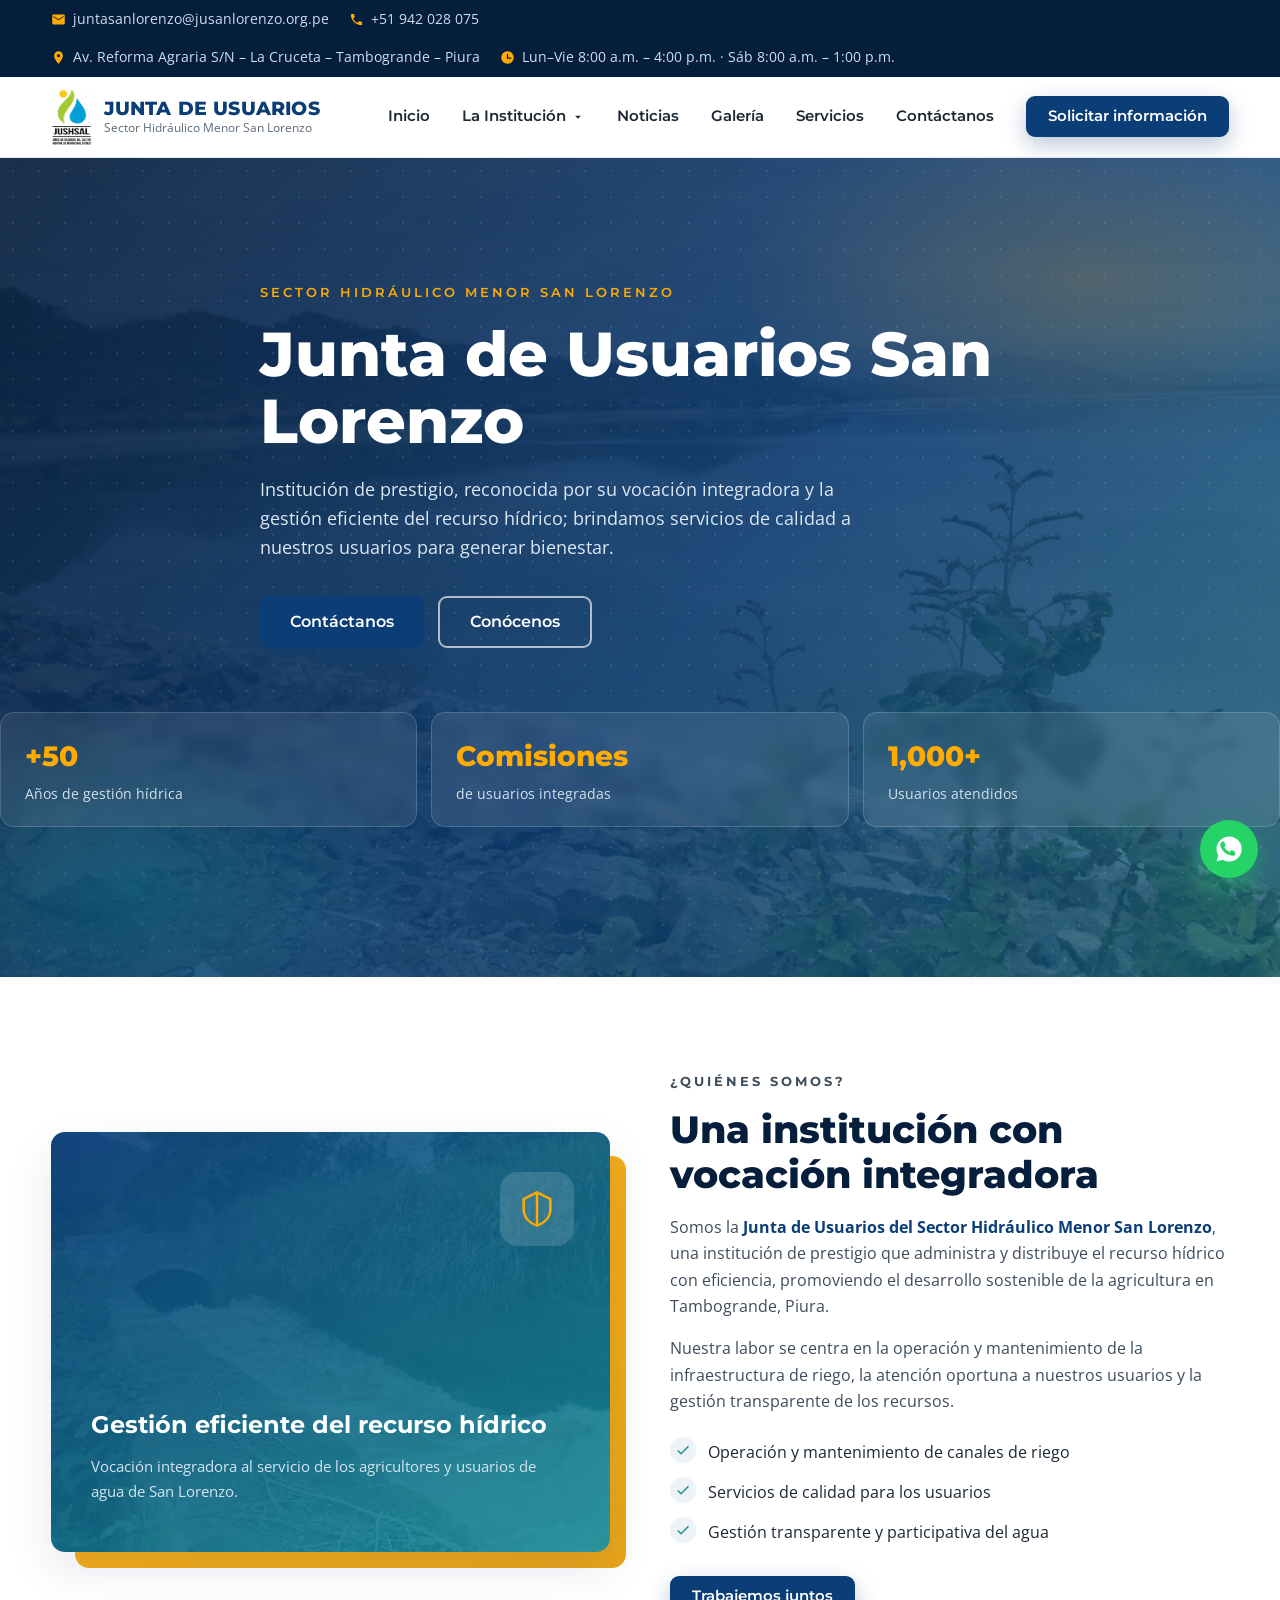
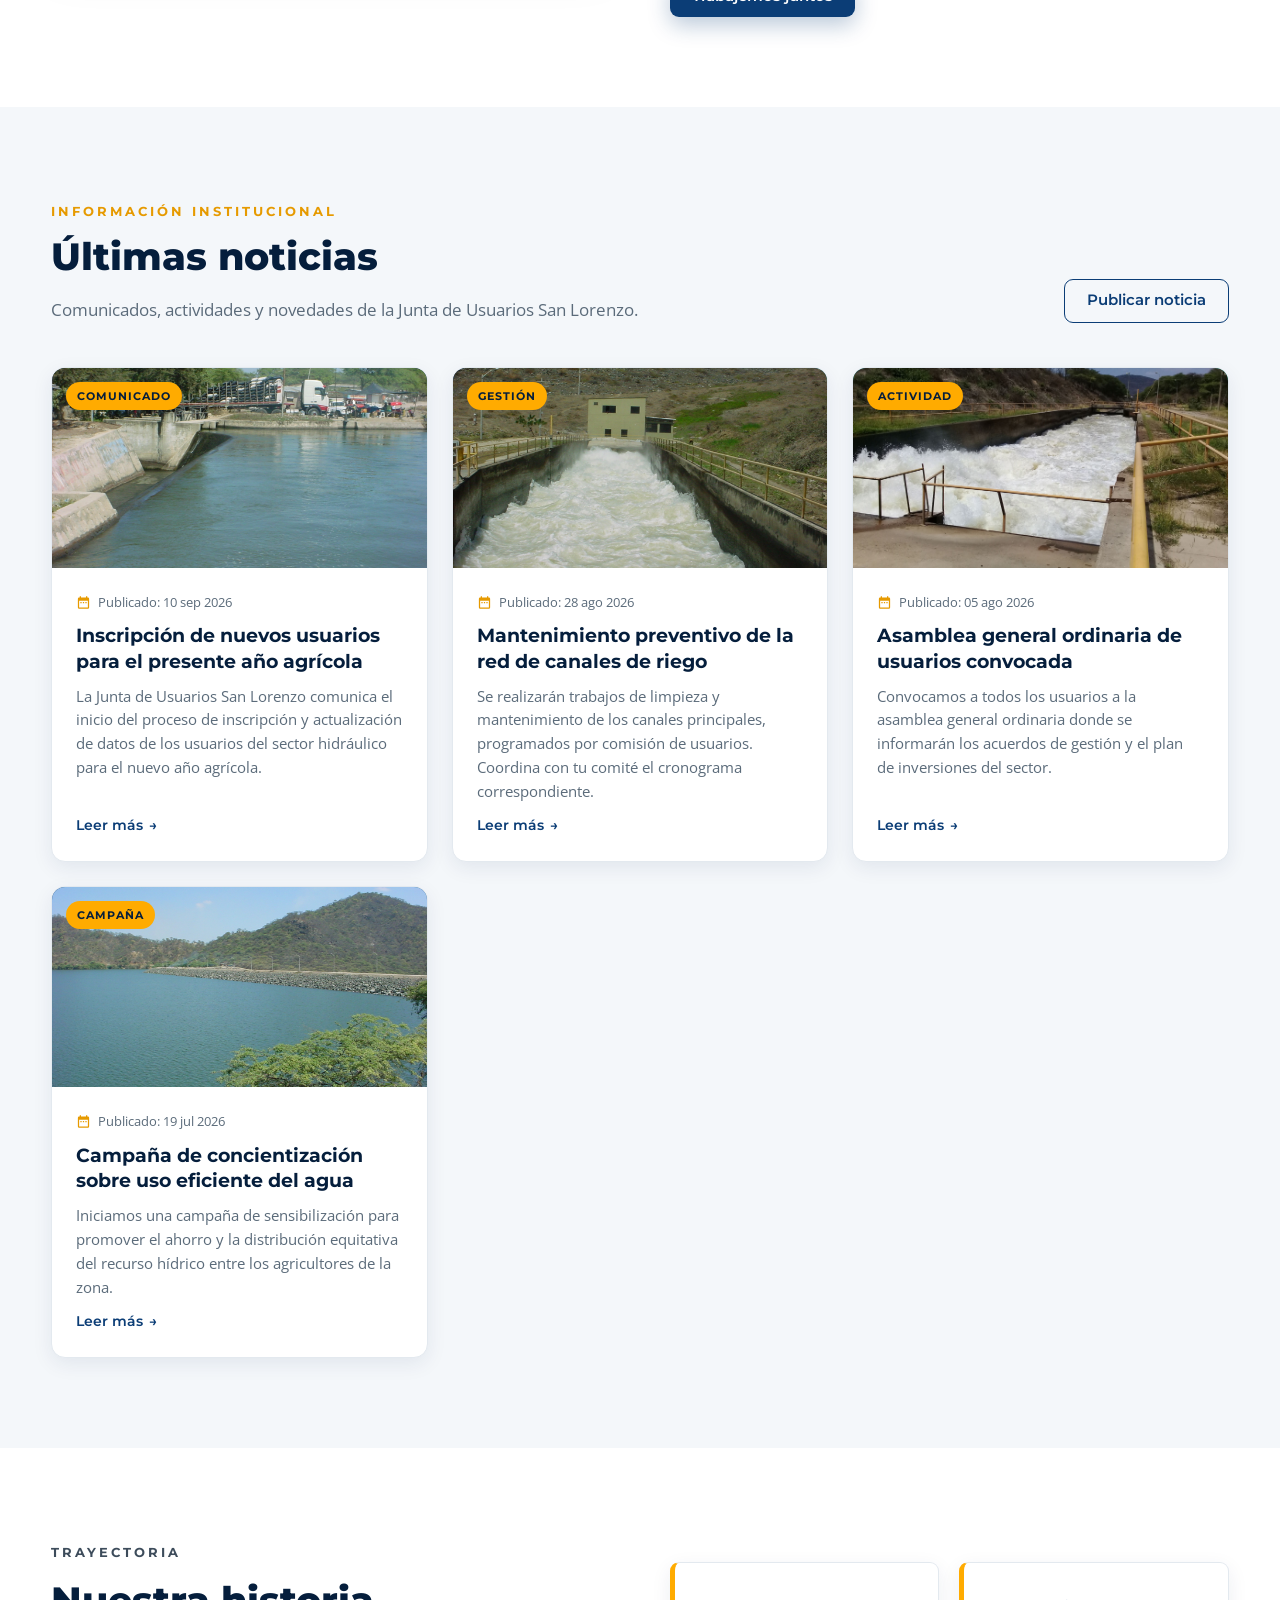
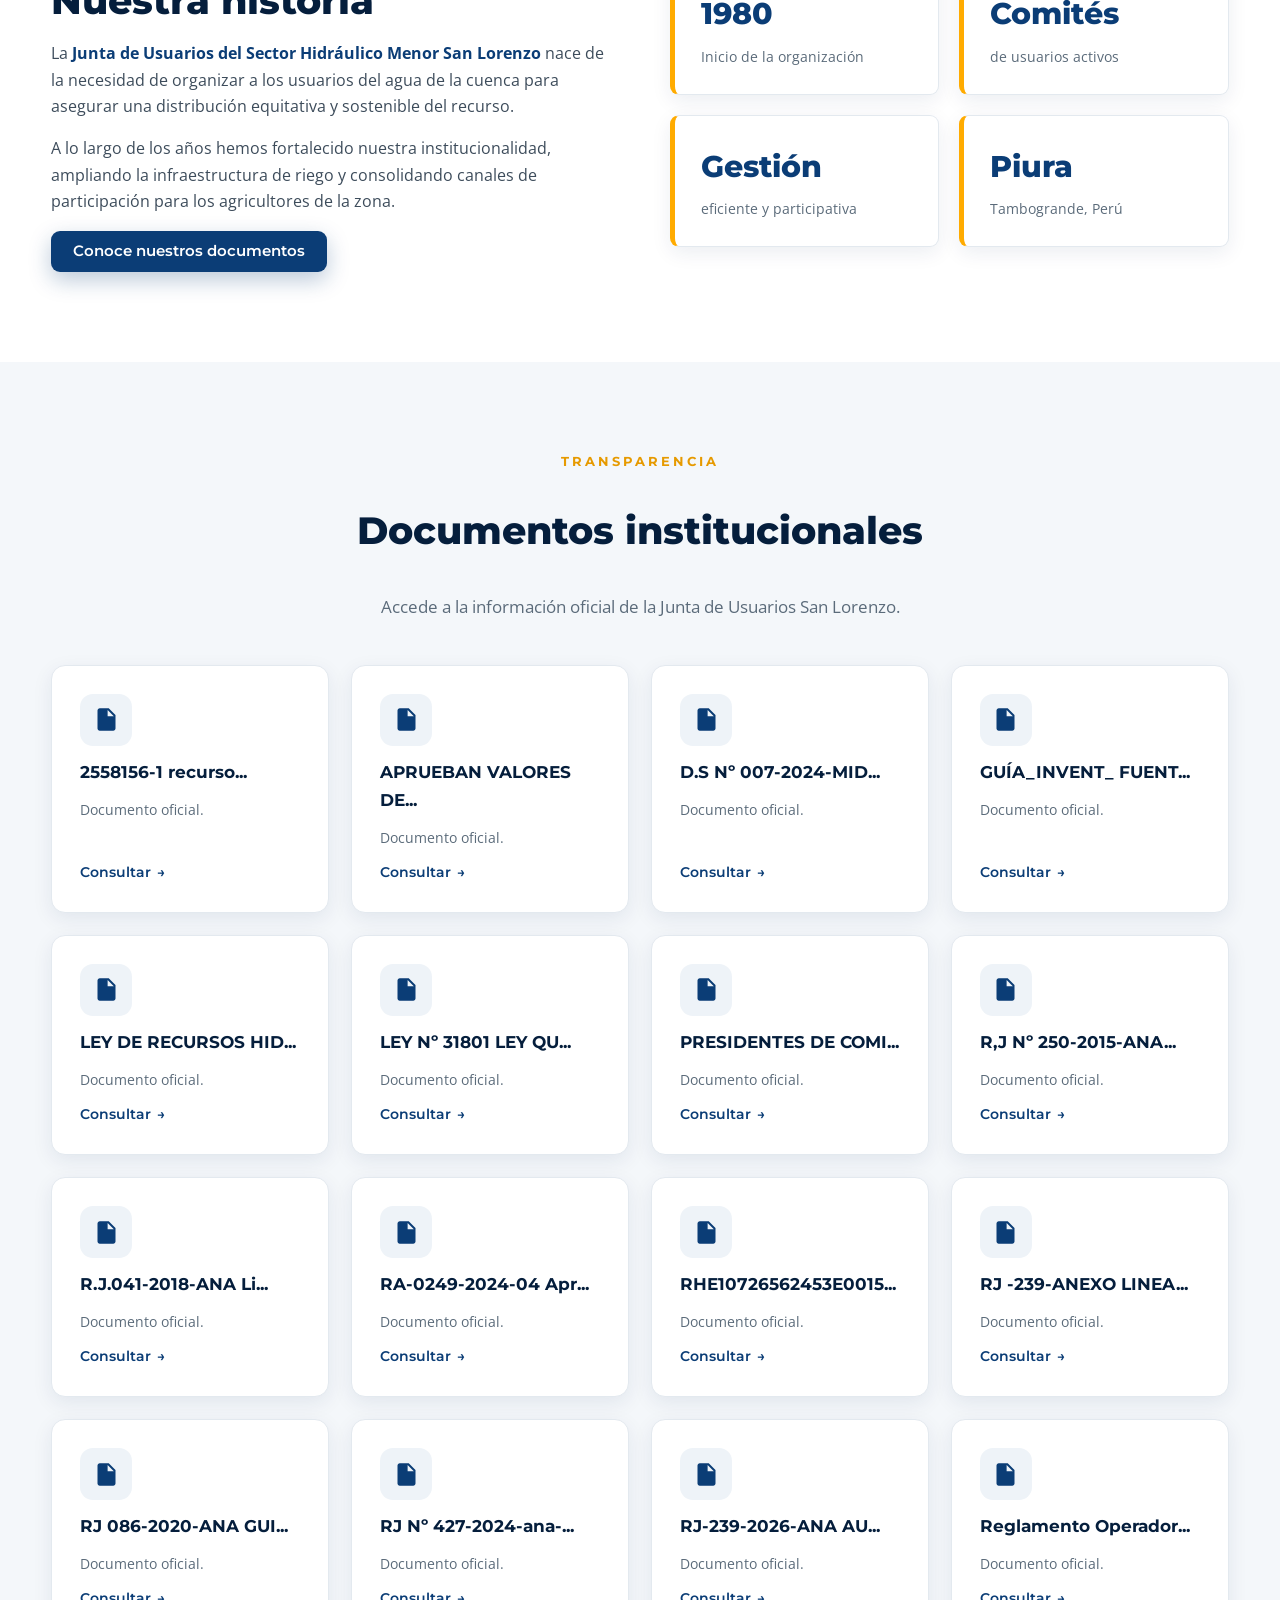
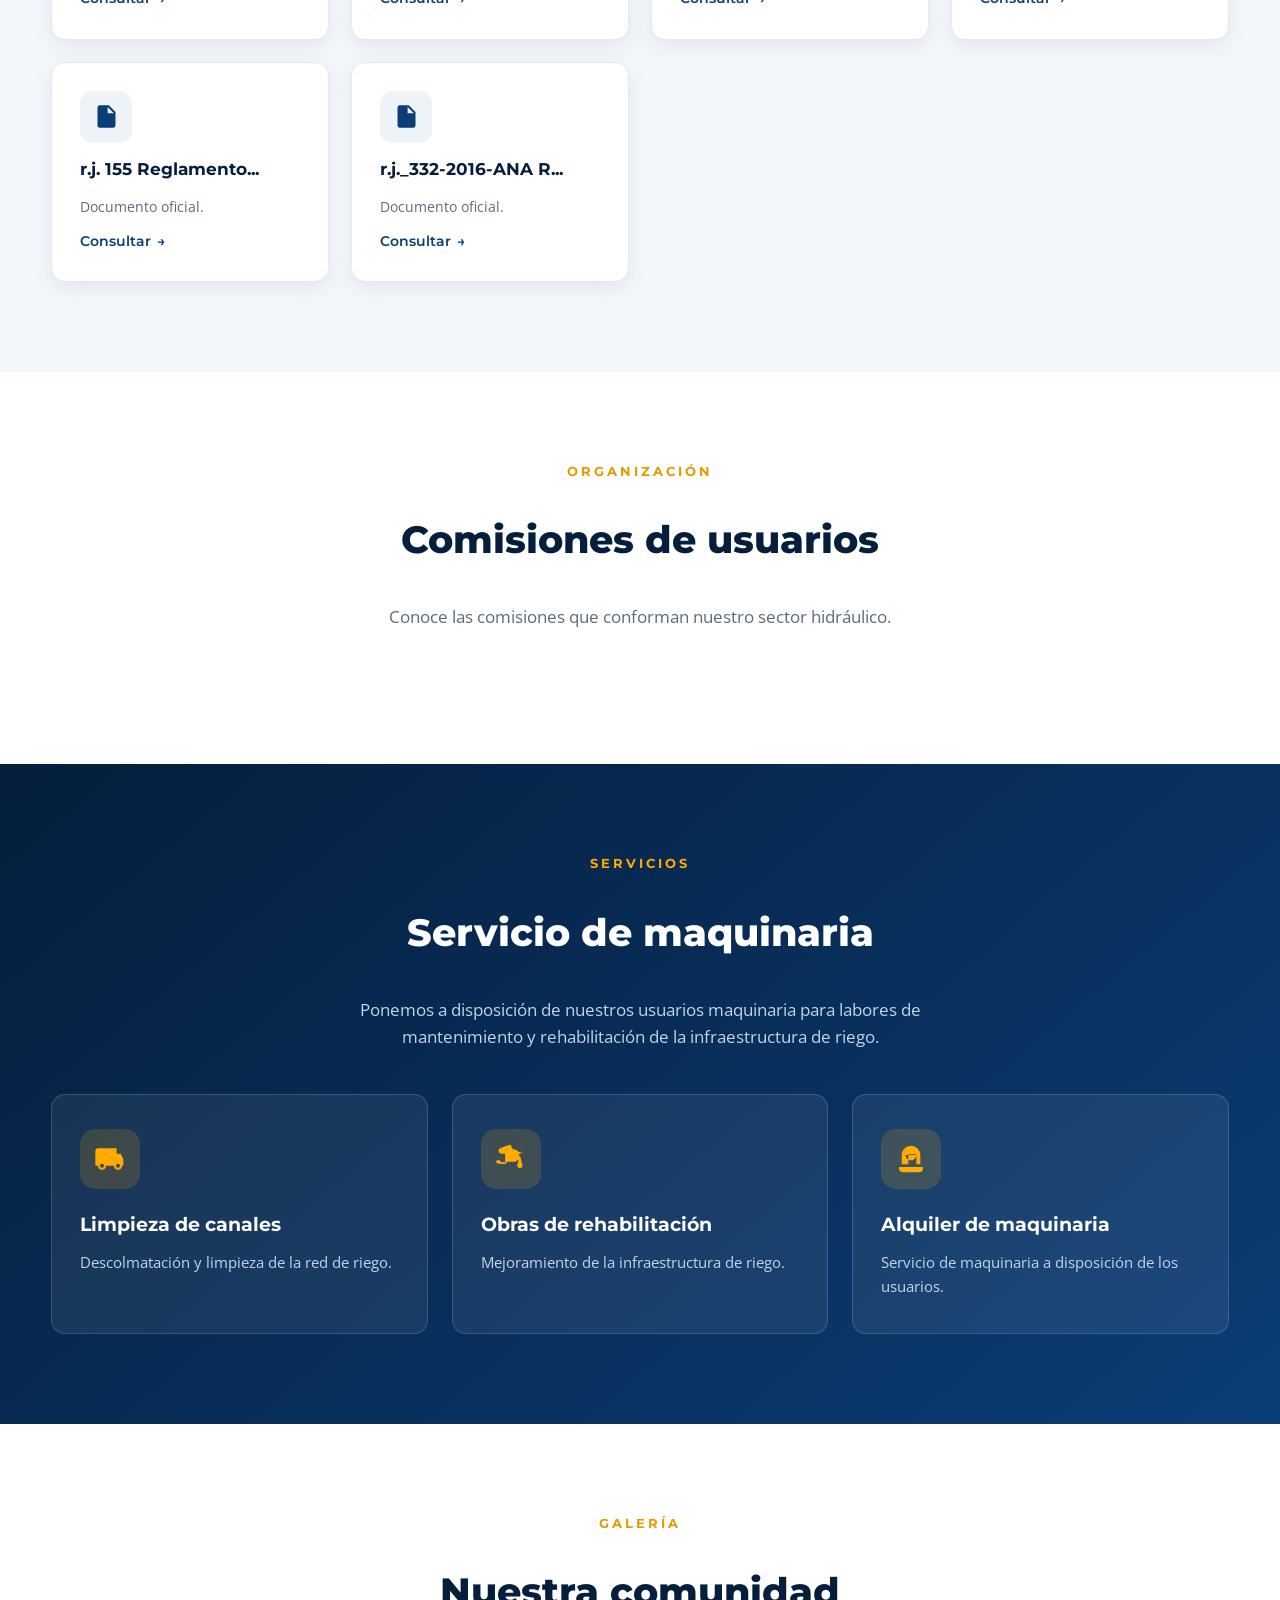
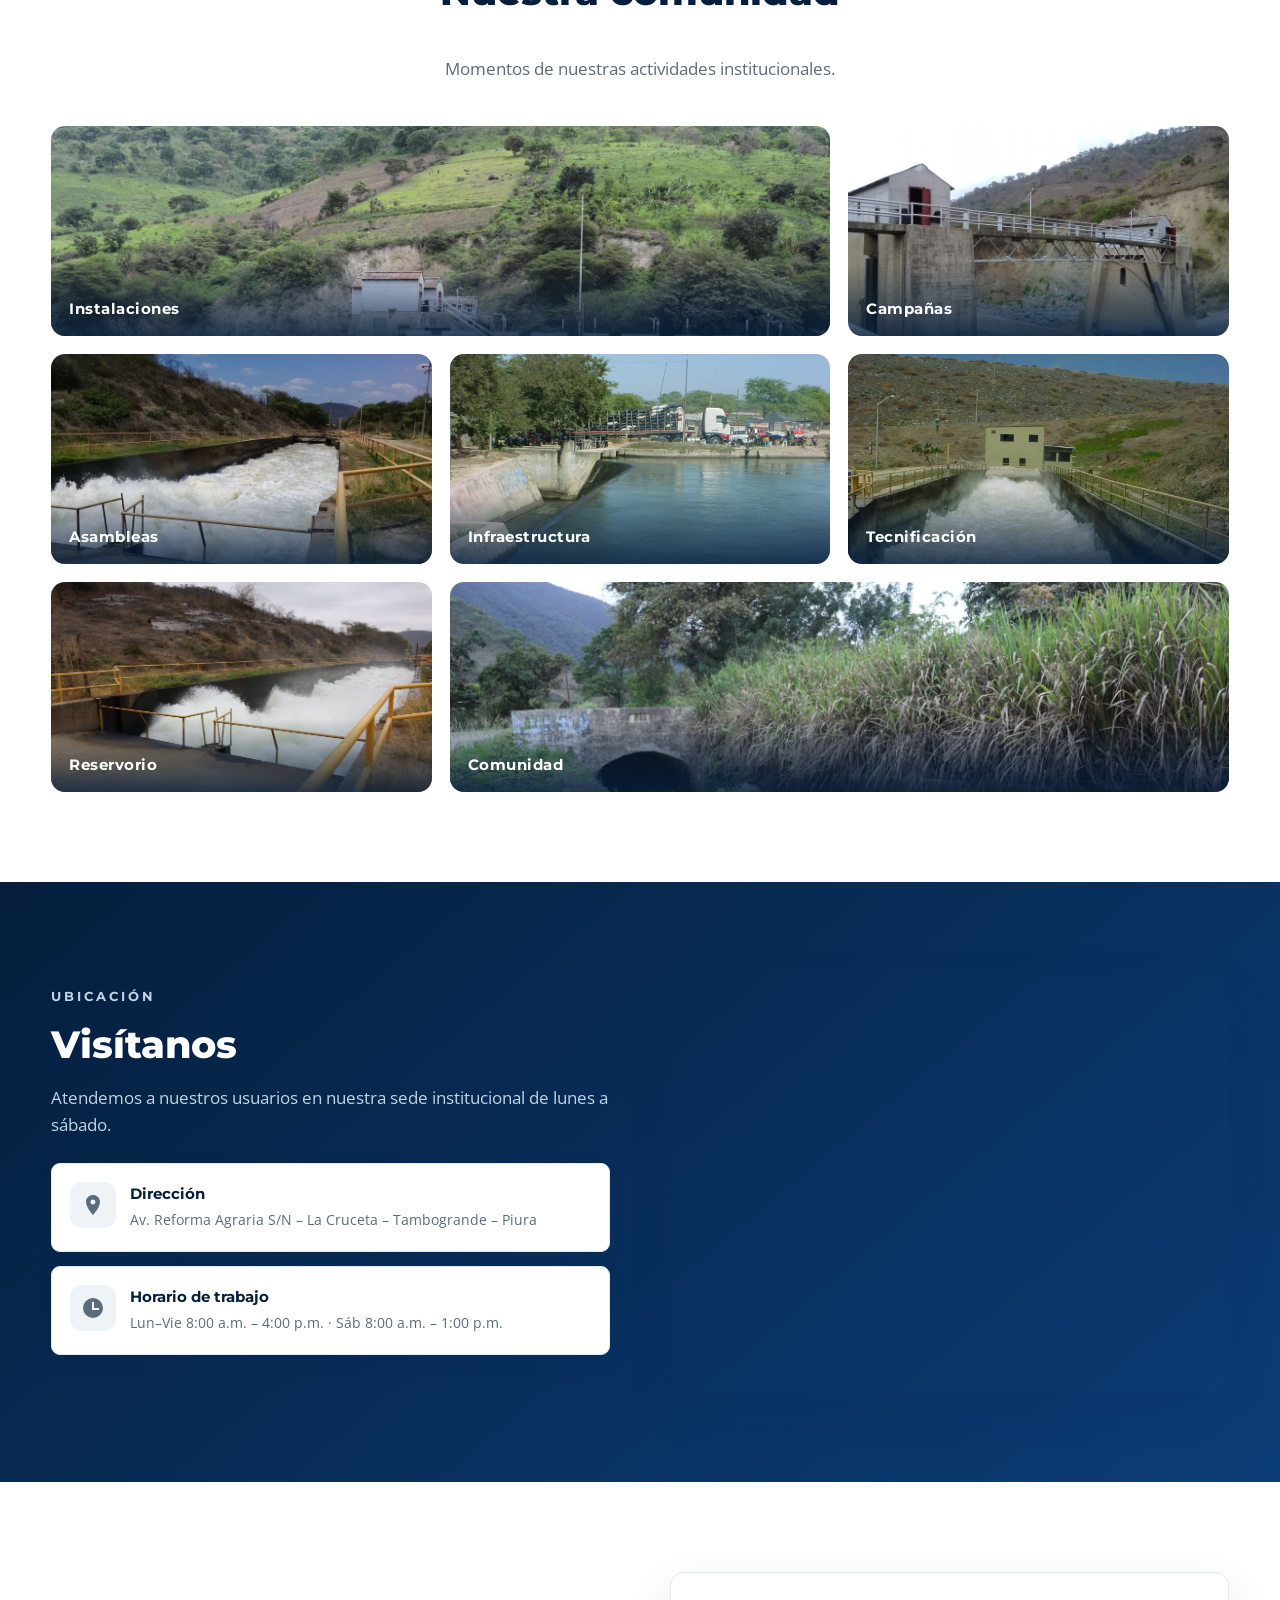
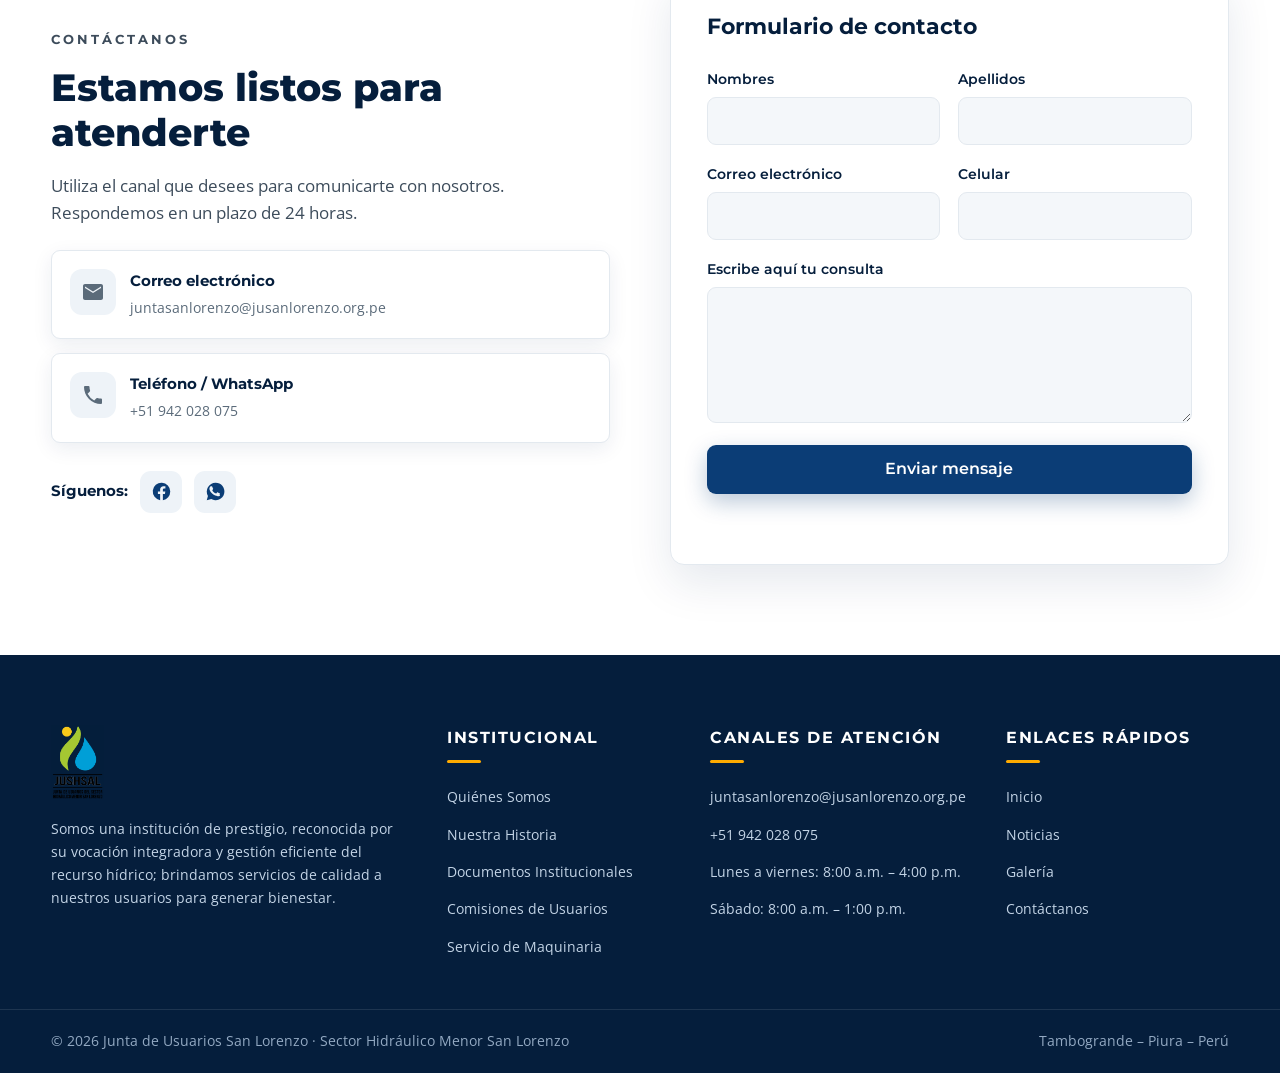
<file: index.html>
<!DOCTYPE html>
<html lang="es">
<head>
<meta charset="utf-8"/>
<meta content="width=device-width, initial-scale=1" name="viewport"/>
<meta content="Junta de Usuarios del Sector Hidráulico Menor San Lorenzo – Tambogrande, Piura" name="description"/>
<title>Junta de Usuarios San Lorenzo – Sector Hidráulico Menor San Lorenzo</title>
<link href="assets/images/logo.png" rel="icon"/>
<link rel="preconnect" href="https://fonts.googleapis.com"/>
<link rel="preconnect" href="https://fonts.gstatic.com" crossorigin="anonymous"/>
<link href="https://fonts.googleapis.com/css2?family=Montserrat:wght@400;500;600;700;800&family=Open+Sans:wght@400;500;600;700&display=swap" rel="stylesheet"/>
<link href="css/style.css" rel="stylesheet"/>
</head>
<body>

<!-- ===== Barra superior ===== -->
<div class="topbar">
  <div class="container topbar-inner">
    <div class="topbar-contactos">
      <a class="topbar-link" href="mailto:juntasanlorenzo@jusanlorenzo.org.pe">
        <svg viewBox="0 0 24 24" fill="currentColor" aria-hidden="true"><path d="M20 4H4c-1.1 0-2 .9-2 2v12c0 1.1.9 2 2 2h16c1.1 0 2-.9 2-2V6c0-1.1-.9-2-2-2zm0 4-8 5-8-5V6.5l8 5 8-5V8z"/></svg>
        juntasanlorenzo@jusanlorenzo.org.pe
      </a>
      <a class="topbar-link" href="tel:+51942028075">
        <svg viewBox="0 0 24 24" fill="currentColor" aria-hidden="true"><path d="M6.62 10.79a15.05 15.05 0 0 0 6.59 6.59l2.2-2.2a1 1 0 0 1 1.02-.24 11.36 11.36 0 0 0 3.57.57 1 1 0 0 1 1 1V20a1 1 0 0 1-1 1A17 17 0 0 1 3 4a1 1 0 0 1 1-1h3.5a1 1 0 0 1 1 1 11.36 11.36 0 0 0 .57 3.57 1 1 0 0 1-.25 1.02z"/></svg>
        +51 942 028 075
      </a>
    </div>
    <div class="topbar-info">
      <span class="topbar-link">
        <svg viewBox="0 0 24 24" fill="currentColor" aria-hidden="true"><path d="M12 2C8.13 2 5 5.13 5 9c0 5.25 7 13 7 13s7-7.75 7-13c0-3.87-3.13-7-7-7zm0 9.5A2.5 2.5 0 1 1 12 6.5a2.5 2.5 0 0 1 0 5z"/></svg>
        Av. Reforma Agraria S/N – La Cruceta – Tambogrande – Piura
      </span>
      <span class="topbar-link topbar-horario">
        <svg viewBox="0 0 24 24" fill="currentColor" aria-hidden="true"><path d="M12 2a10 10 0 1 0 0 20 10 10 0 0 0 0-20zm1 10h5v2h-7V6h2v6z"/></svg>
        Lun–Vie 8:00 a.m. – 4:00 p.m. · Sáb 8:00 a.m. – 1:00 p.m.
      </span>
    </div>
  </div>
</div>

<!-- ===== Cabecera / Menú ===== -->
<header class="header" id="header">
  <div class="container header-inner">
    <a class="brand" href="#inicio">
      <img class="brand-logo" src="assets/images/logo.png" alt="Logo Junta de Usuarios San Lorenzo"/>
      <div class="brand-text">
        <strong>Junta de Usuarios</strong>
        <span>Sector Hidráulico Menor San Lorenzo</span>
      </div>
    </a>

    <button class="nav-toggle" id="navToggle" aria-label="Abrir menú" aria-expanded="false">
      <span></span><span></span><span></span>
    </button>

    <nav class="nav" id="nav" aria-label="Menú principal">
      <ul class="nav-list">
        <li class="nav-item"><a class="nav-link" href="#inicio">Inicio</a></li>
        <li class="nav-item has-sub">
          <a class="nav-link" href="#institucion">La Institución
            <svg viewBox="0 0 24 24" fill="currentColor" aria-hidden="true"><path d="M7 10l5 5 5-5H7z"/></svg>
          </a>
          <ul class="submenu">
            <li><a href="#quienes-somos">Quiénes Somos</a></li>
            <li><a href="#historia">Nuestra Historia</a></li>
            <li><a href="#documentos">Documentos Institucionales</a></li>
            <li><a href="#comisiones">Comisiones de Usuarios</a></li>
          </ul>
        </li>
        <li class="nav-item"><a class="nav-link" href="#noticias">Noticias</a></li>
        <li class="nav-item"><a class="nav-link" href="#galeria">Galería</a></li>
        <li class="nav-item"><a class="nav-link" href="#servicios">Servicios</a></li>
        <li class="nav-item"><a class="nav-link" href="#contacto">Contáctanos</a></li>
      </ul>
      <div class="nav-cta">
        <a class="btn btn-primary" href="#contacto">Solicitar información</a>
      </div>
    </nav>
  </div>
</header>

<main>

<!-- ===== Portada ===== -->
<section class="hero" id="inicio">
  <div class="hero-overlay"></div>
  <div class="container hero-inner">
    <p class="hero-eyebrow">Sector Hidráulico Menor San Lorenzo</p>
    <h1 class="hero-title">Junta de Usuarios San Lorenzo</h1>
    <p class="hero-subtitle">Institución de prestigio, reconocida por su vocación integradora y la gestión eficiente del recurso hídrico; brindamos servicios de calidad a nuestros usuarios para generar bienestar.</p>
    <div class="hero-actions">
      <a class="btn btn-primary btn-lg" href="#contacto">Contáctanos</a>
      <a class="btn btn-ghost btn-lg" href="#quienes-somos">Conócenos</a>
    </div>
  </div>
  <div class="hero-card">
    <div class="hero-card-item">
      <span class="hero-card-num">+50</span>
      <span class="hero-card-label">Años de gestión hídrica</span>
    </div>
    <div class="hero-card-item">
      <span class="hero-card-num">Comisiones</span>
      <span class="hero-card-label">de usuarios integradas</span>
    </div>
    <div class="hero-card-item">
      <span class="hero-card-num">1,000+</span>
      <span class="hero-card-label">Usuarios atendidos</span>
    </div>
  </div>
</section>

<!-- ===== Quiénes Somos ===== -->
<section class="section" id="institucion">
  <div class="container grid-2 align-center" id="quienes-somos">
    <div class="about-visual">
      <div class="about-visual-bg"></div>
      <div class="about-visual-content">
        <span class="about-visual-icon">
          <svg viewBox="0 0 24 24" fill="none" stroke="currentColor" stroke-width="1.5" aria-hidden="true"><path d="M12 2l8 4v6c0 5-3.5 8.5-8 10-4.5-1.5-8-5-8-10V6l8-4z" stroke-linejoin="round"/><path d="M12 2v20" stroke-linejoin="round"/></svg>
        </span>
        <h3>Gestión eficiente del recurso hídrico</h3>
        <p>Vocación integradora al servicio de los agricultores y usuarios de agua de San Lorenzo.</p>
      </div>
    </div>
    <div class="content">
      <p class="eyebrow">¿Quiénes somos?</p>
      <h2 class="section-title">Una institución con vocación integradora</h2>
      <p>Somos la <strong>Junta de Usuarios del Sector Hidráulico Menor San Lorenzo</strong>, una institución de prestigio que administra y distribuye el recurso hídrico con eficiencia, promoviendo el desarrollo sostenible de la agricultura en Tambogrande, Piura.</p>
      <p>Nuestra labor se centra en la operación y mantenimiento de la infraestructura de riego, la atención oportuna a nuestros usuarios y la gestión transparente de los recursos.</p>
      <div class="check-list">
        <div class="check-item"><span class="check-ico"><svg viewBox="0 0 24 24" fill="currentColor" aria-hidden="true"><path d="M9 16.2 4.8 12l-1.4 1.4L9 19 21 7l-1.4-1.4z"/></svg></span><span>Operación y mantenimiento de canales de riego</span></div>
        <div class="check-item"><span class="check-ico"><svg viewBox="0 0 24 24" fill="currentColor" aria-hidden="true"><path d="M9 16.2 4.8 12l-1.4 1.4L9 19 21 7l-1.4-1.4z"/></svg></span><span>Servicios de calidad para los usuarios</span></div>
        <div class="check-item"><span class="check-ico"><svg viewBox="0 0 24 24" fill="currentColor" aria-hidden="true"><path d="M9 16.2 4.8 12l-1.4 1.4L9 19 21 7l-1.4-1.4z"/></svg></span><span>Gestión transparente y participativa del agua</span></div>
      </div>
      <a class="btn btn-primary" href="#contacto">Trabajemos juntos</a>
    </div>
  </div>
</section>

<!-- ===== Noticias ===== -->
<section class="section section-alt" id="noticias">
  <div class="container">
    <div class="section-head">
      <div>
        <p class="eyebrow">Información institucional</p>
        <h2 class="section-title">Últimas noticias</h2>
        <p class="section-desc">Comunicados, actividades y novedades de la Junta de Usuarios San Lorenzo.</p>
      </div>
      <button class="btn btn-outline btn-admin" id="btnAbrirPublicacion" type="button">Publicar noticia</button>
    </div>
    <div class="news-grid" id="newsGrid"></div>
  </div>
</section>

<!-- ===== Historia ===== -->
<section class="section" id="historia">
  <div class="container grid-2 align-center">
    <div class="content">
      <p class="eyebrow">Trayectoria</p>
      <h2 class="section-title">Nuestra historia</h2>
      <p>La <strong>Junta de Usuarios del Sector Hidráulico Menor San Lorenzo</strong> nace de la necesidad de organizar a los usuarios del agua de la cuenca para asegurar una distribución equitativa y sostenible del recurso.</p>
      <p>A lo largo de los años hemos fortalecido nuestra institucionalidad, ampliando la infraestructura de riego y consolidando canales de participación para los agricultores de la zona.</p>
      <a class="btn btn-primary" href="#documentos">Conoce nuestros documentos</a>
    </div>
    <div class="stats">
      <div class="stat"><span class="stat-num">1980</span><span class="stat-label">Inicio de la organización</span></div>
      <div class="stat"><span class="stat-num">Comités</span><span class="stat-label">de usuarios activos</span></div>
      <div class="stat"><span class="stat-num">Gestión</span><span class="stat-label">eficiente y participativa</span></div>
      <div class="stat"><span class="stat-num">Piura</span><span class="stat-label">Tambogrande, Perú</span></div>
    </div>
  </div>
</section>

<!-- ===== Documentos ===== -->
<section class="section section-alt" id="documentos">
  <div class="container">
    <div class="section-head center">
      <p class="eyebrow">Transparencia</p>
      <h2 class="section-title">Documentos institucionales</h2>
      <p class="section-desc">Accede a la información oficial de la Junta de Usuarios San Lorenzo.</p>
    </div>
    <div class="docs-grid">
      <div class="doc-card">
        <span class="doc-icon"><svg viewBox="0 0 24 24" fill="currentColor" aria-hidden="true"><path d="M6 2c-1.1 0-2 .9-2 2v16c0 1.1.9 2 2 2h12c1.1 0 2-.9 2-2V8l-6-6H6zm7 7V3.5L18.5 9H13z"/></svg></span>
        <h3 title="2558156-1 recurso hidrico.pdf">2558156-1 recurso...</h3>
        <p>Documento oficial.</p>
        <a class="link-more" href="documentos/2558156-1%20recurso%20hidrico.pdf" target="_blank">Consultar <span>→</span></a>
      </div>
      <div class="doc-card">
        <span class="doc-icon"><svg viewBox="0 0 24 24" fill="currentColor" aria-hidden="true"><path d="M6 2c-1.1 0-2 .9-2 2v16c0 1.1.9 2 2 2h12c1.1 0 2-.9 2-2V8l-6-6H6zm7 7V3.5L18.5 9H13z"/></svg></span>
        <h3 title="APRUEBAN VALORES DE TARIFA DE AGUA 2026.pdf">APRUEBAN VALORES DE...</h3>
        <p>Documento oficial.</p>
        <a class="link-more" href="documentos/APRUEBAN%20VALORES%20DE%20TARIFA%20DE%20AGUA%202026.pdf" target="_blank">Consultar <span>→</span></a>
      </div>
      <div class="doc-card">
        <span class="doc-icon"><svg viewBox="0 0 24 24" fill="currentColor" aria-hidden="true"><path d="M6 2c-1.1 0-2 .9-2 2v16c0 1.1.9 2 2 2h12c1.1 0 2-.9 2-2V8l-6-6H6zm7 7V3.5L18.5 9H13z"/></svg></span>
        <h3 title="D.S Nº 007-2024-MIDAGRI, REGLAMENTO.pdf">D.S Nº 007-2024-MID...</h3>
        <p>Documento oficial.</p>
        <a class="link-more" href="documentos/D.S%20N%C2%BA%20007-2024-MIDAGRI,%20REGLAMENTO.pdf" target="_blank">Consultar <span>→</span></a>
      </div>
      <div class="doc-card">
        <span class="doc-icon"><svg viewBox="0 0 24 24" fill="currentColor" aria-hidden="true"><path d="M6 2c-1.1 0-2 .9-2 2v16c0 1.1.9 2 2 2h12c1.1 0 2-.9 2-2V8l-6-6H6zm7 7V3.5L18.5 9H13z"/></svg></span>
        <h3 title="GUÍA_INVENT_ FUENT_AGUA SUBTERRÁNEA-DCERH-AERH_0.pdf">GUÍA_INVENT_ FUENT...</h3>
        <p>Documento oficial.</p>
        <a class="link-more" href="documentos/GUI%CC%81A_INVENT_%20FUENT_AGUA%20SUBTERRA%CC%81NEA-DCERH-AERH_0.pdf" target="_blank">Consultar <span>→</span></a>
      </div>
      <div class="doc-card">
        <span class="doc-icon"><svg viewBox="0 0 24 24" fill="currentColor" aria-hidden="true"><path d="M6 2c-1.1 0-2 .9-2 2v16c0 1.1.9 2 2 2h12c1.1 0 2-.9 2-2V8l-6-6H6zm7 7V3.5L18.5 9H13z"/></svg></span>
        <h3 title="LEY DE RECURSOS HIDRICOS N° 29338 ok.pdf">LEY DE RECURSOS HID...</h3>
        <p>Documento oficial.</p>
        <a class="link-more" href="documentos/LEY%20DE%20RECURSOS%20HIDRICOS%20N%C2%B0%2029338%20ok.pdf" target="_blank">Consultar <span>→</span></a>
      </div>
      <div class="doc-card">
        <span class="doc-icon"><svg viewBox="0 0 24 24" fill="currentColor" aria-hidden="true"><path d="M6 2c-1.1 0-2 .9-2 2v16c0 1.1.9 2 2 2h12c1.1 0 2-.9 2-2V8l-6-6H6zm7 7V3.5L18.5 9H13z"/></svg></span>
        <h3 title="LEY Nº 31801 LEY QUE REGULA LAS OUA PARA EL FORALECIMIENTO EN LA GESTION MULTISECTORIAL DE LOS RRHH.pdf">LEY Nº 31801 LEY QU...</h3>
        <p>Documento oficial.</p>
        <a class="link-more" href="documentos/LEY%20N%C2%BA%2031801%20LEY%20QUE%20REGULA%20LAS%20OUA%20PARA%20EL%20FORALECIMIENTO%20EN%20LA%20GESTION%20MULTISECTORIAL%20DE%20LOS%20RRHH.pdf" target="_blank">Consultar <span>→</span></a>
      </div>
      <div class="doc-card">
        <span class="doc-icon"><svg viewBox="0 0 24 24" fill="currentColor" aria-hidden="true"><path d="M6 2c-1.1 0-2 .9-2 2v16c0 1.1.9 2 2 2h12c1.1 0 2-.9 2-2V8l-6-6H6zm7 7V3.5L18.5 9H13z"/></svg></span>
        <h3 title="PRESIDENTES DE COMISIONES AÑO 2026 ok.xlsx">PRESIDENTES DE COMI...</h3>
        <p>Documento oficial.</p>
        <a class="link-more" href="documentos/PRESIDENTES%20DE%20COMISIONES%20A%C3%91O%202026%20ok.xlsx" target="_blank">Consultar <span>→</span></a>
      </div>
      <div class="doc-card">
        <span class="doc-icon"><svg viewBox="0 0 24 24" fill="currentColor" aria-hidden="true"><path d="M6 2c-1.1 0-2 .9-2 2v16c0 1.1.9 2 2 2h12c1.1 0 2-.9 2-2V8l-6-6H6zm7 7V3.5L18.5 9H13z"/></svg></span>
        <h3 title="R,J Nº 250-2015-ANA MEDICION DE AGUA EN SIST HIDRAULICOS.pdf">R,J Nº 250-2015-ANA...</h3>
        <p>Documento oficial.</p>
        <a class="link-more" href="documentos/R,J%20N%C2%BA%20250-2015-ANA%20MEDICION%20DE%20AGUA%20EN%20SIST%20HIDRAULICOS.pdf" target="_blank">Consultar <span>→</span></a>
      </div>
      <div class="doc-card">
        <span class="doc-icon"><svg viewBox="0 0 24 24" fill="currentColor" aria-hidden="true"><path d="M6 2c-1.1 0-2 .9-2 2v16c0 1.1.9 2 2 2h12c1.1 0 2-.9 2-2V8l-6-6H6zm7 7V3.5L18.5 9H13z"/></svg></span>
        <h3 title="R.J.041-2018-ANA Lineam.Superv.Juntas Usuarios (1).pdf">R.J.041-2018-ANA Li...</h3>
        <p>Documento oficial.</p>
        <a class="link-more" href="documentos/R.J.041-2018-ANA%20Lineam.Superv.Juntas%20Usuarios%20(1).pdf" target="_blank">Consultar <span>→</span></a>
      </div>
      <div class="doc-card">
        <span class="doc-icon"><svg viewBox="0 0 24 24" fill="currentColor" aria-hidden="true"><path d="M6 2c-1.1 0-2 .9-2 2v16c0 1.1.9 2 2 2h12c1.1 0 2-.9 2-2V8l-6-6H6zm7 7V3.5L18.5 9H13z"/></svg></span>
        <h3 title="RA-0249-2024-04 Aprobacion de la Tarifa POMDIH 2025 OJO.pdf">RA-0249-2024-04 Apr...</h3>
        <p>Documento oficial.</p>
        <a class="link-more" href="documentos/RA-0249-2024-04%20Aprobacion%20de%20la%20Tarifa%20POMDIH%202025%20OJO.pdf" target="_blank">Consultar <span>→</span></a>
      </div>
      <div class="doc-card">
        <span class="doc-icon"><svg viewBox="0 0 24 24" fill="currentColor" aria-hidden="true"><path d="M6 2c-1.1 0-2 .9-2 2v16c0 1.1.9 2 2 2h12c1.1 0 2-.9 2-2V8l-6-6H6zm7 7V3.5L18.5 9H13z"/></svg></span>
        <h3 title="RHE10726562453E0015.pdf">RHE10726562453E0015...</h3>
        <p>Documento oficial.</p>
        <a class="link-more" href="documentos/RHE10726562453E0015.pdf" target="_blank">Consultar <span>→</span></a>
      </div>
      <div class="doc-card">
        <span class="doc-icon"><svg viewBox="0 0 24 24" fill="currentColor" aria-hidden="true"><path d="M6 2c-1.1 0-2 .9-2 2v16c0 1.1.9 2 2 2h12c1.1 0 2-.9 2-2V8l-6-6H6zm7 7V3.5L18.5 9H13z"/></svg></span>
        <h3 title="RJ -239-ANEXO LINEAMIENTOS PARA AUDITORIA.pdf">RJ -239-ANEXO LINEA...</h3>
        <p>Documento oficial.</p>
        <a class="link-more" href="documentos/RJ%20-239-ANEXO%20LINEAMIENTOS%20PARA%20AUDITORIA.pdf" target="_blank">Consultar <span>→</span></a>
      </div>
      <div class="doc-card">
        <span class="doc-icon"><svg viewBox="0 0 24 24" fill="currentColor" aria-hidden="true"><path d="M6 2c-1.1 0-2 .9-2 2v16c0 1.1.9 2 2 2h12c1.1 0 2-.9 2-2V8l-6-6H6zm7 7V3.5L18.5 9H13z"/></svg></span>
        <h3 title="RJ 086-2020-ANA GUIA PARA REALIZAR INVENTARIOS DE FUENTE DE AGUA SUBTERRANEA.pdf">RJ 086-2020-ANA GUI...</h3>
        <p>Documento oficial.</p>
        <a class="link-more" href="documentos/RJ%20086-2020-ANA%20GUIA%20PARA%20REALIZAR%20INVENTARIOS%20DE%20FUENTE%20DE%20AGUA%20SUBTERRANEA.pdf" target="_blank">Consultar <span>→</span></a>
      </div>
      <div class="doc-card">
        <span class="doc-icon"><svg viewBox="0 0 24 24" fill="currentColor" aria-hidden="true"><path d="M6 2c-1.1 0-2 .9-2 2v16c0 1.1.9 2 2 2h12c1.1 0 2-.9 2-2V8l-6-6H6zm7 7V3.5L18.5 9H13z"/></svg></span>
        <h3 title="RJ Nº 427-2024-ana-deficit-hidrico.pdf">RJ Nº 427-2024-ana-...</h3>
        <p>Documento oficial.</p>
        <a class="link-more" href="documentos/RJ%20N%C2%BA%20427-2024-ana-deficit-hidrico.pdf" target="_blank">Consultar <span>→</span></a>
      </div>
      <div class="doc-card">
        <span class="doc-icon"><svg viewBox="0 0 24 24" fill="currentColor" aria-hidden="true"><path d="M6 2c-1.1 0-2 .9-2 2v16c0 1.1.9 2 2 2h12c1.1 0 2-.9 2-2V8l-6-6H6zm7 7V3.5L18.5 9H13z"/></svg></span>
        <h3 title="RJ-239-2026-ANA  AUDITORIA ESTADOS FINANCIEROS.pdf">RJ-239-2026-ANA  AU...</h3>
        <p>Documento oficial.</p>
        <a class="link-more" href="documentos/RJ-239-2026-ANA%20%20AUDITORIA%20ESTADOS%20FINANCIEROS.pdf" target="_blank">Consultar <span>→</span></a>
      </div>
      <div class="doc-card">
        <span class="doc-icon"><svg viewBox="0 0 24 24" fill="currentColor" aria-hidden="true"><path d="M6 2c-1.1 0-2 .9-2 2v16c0 1.1.9 2 2 2h12c1.1 0 2-.9 2-2V8l-6-6H6zm7 7V3.5L18.5 9H13z"/></svg></span>
        <h3 title="Reglamento Operadores anexo.pdf de RJ 155.pdf">Reglamento Operador...</h3>
        <p>Documento oficial.</p>
        <a class="link-more" href="documentos/Reglamento%20Operadores%20anexo.pdf%20de%20RJ%20155.pdf" target="_blank">Consultar <span>→</span></a>
      </div>
      <div class="doc-card">
        <span class="doc-icon"><svg viewBox="0 0 24 24" fill="currentColor" aria-hidden="true"><path d="M6 2c-1.1 0-2 .9-2 2v16c0 1.1.9 2 2 2h12c1.1 0 2-.9 2-2V8l-6-6H6zm7 7V3.5L18.5 9H13z"/></svg></span>
        <h3 title="r.j. 155 Reglamento Operadores.pdf.pdf">r.j. 155 Reglamento...</h3>
        <p>Documento oficial.</p>
        <a class="link-more" href="documentos/r.j.%20155%20Reglamento%20Operadores.pdf.pdf" target="_blank">Consultar <span>→</span></a>
      </div>
      <div class="doc-card">
        <span class="doc-icon"><svg viewBox="0 0 24 24" fill="currentColor" aria-hidden="true"><path d="M6 2c-1.1 0-2 .9-2 2v16c0 1.1.9 2 2 2h12c1.1 0 2-.9 2-2V8l-6-6H6zm7 7V3.5L18.5 9H13z"/></svg></span>
        <h3 title="r.j._332-2016-ANA REGLAMENTO FAJA MARGINAL VIGENTE.pdf">r.j._332-2016-ANA R...</h3>
        <p>Documento oficial.</p>
        <a class="link-more" href="documentos/r.j._332-2016-ANA%20REGLAMENTO%20FAJA%20MARGINAL%20VIGENTE.pdf" target="_blank">Consultar <span>→</span></a>
      </div>
    </div>
  </div>
</section>

<!-- ===== Comisiones ===== -->
<section class="section" id="comisiones">
  <div class="container">
    <div class="section-head center">
      <p class="eyebrow">Organización</p>
      <h2 class="section-title">Comisiones de usuarios</h2>
      <p class="section-desc">Conoce las comisiones que conforman nuestro sector hidráulico.</p>
    </div>
    <div class="comm-grid" id="commGrid"></div>
  </div>
</section>

<!-- ===== Servicios ===== -->
<section class="section section-dark" id="servicios">
  <div class="container">
    <div class="section-head center light">
      <p class="eyebrow">Servicios</p>
      <h2 class="section-title">Servicio de maquinaria</h2>
      <p class="section-desc">Ponemos a disposición de nuestros usuarios maquinaria para labores de mantenimiento y rehabilitación de la infraestructura de riego.</p>
    </div>
    <div class="services-grid">
      <div class="service-card">
        <span class="service-ico"><svg viewBox="0 0 24 24" fill="currentColor" aria-hidden="true"><path d="M20 8h-3V4H3c-1.1 0-2 .9-2 2v11h2a3 3 0 0 0 6 0h6a3 3 0 0 0 6 0h1v-5l-2-4zM6 18.5A1.5 1.5 0 1 1 7.5 17 1.5 1.5 0 0 1 6 18.5zm12 0A1.5 1.5 0 1 1 19.5 17 1.5 1.5 0 0 1 18 18.5z"/></svg></span>
        <h3>Limpieza de canales</h3>
        <p>Descolmatación y limpieza de la red de riego.</p>
      </div>
      <div class="service-card">
        <span class="service-ico"><svg viewBox="0 0 24 24" fill="currentColor" aria-hidden="true"><path d="M19.1 8.5l.6-1.1c.3-.5 1-1 1.5-.9l.2.1-1.5 1.1a1 1 0 0 0-.8 2.8l1.4 5.8a2 2 0 1 1-3.9.9l1.2-4.9-1.5 1a2.3 2.3 0 0 1-1.2.8H8.9A2 2 0 0 1 7 15.9l-4.8-.6a1.2 1.2 0 0 1-.2-2.4 2 2 0 0 1 2.4 1.4l3.2.4V8H4.8a2.2 2.2 0 0 1-.6-4.3l6.2-2.2c.8-.3 1.6.1 1.9.9l.4 1.1a2 2 0 0 0 1.3 1.2l2.5.7a2 2 0 0 0 2.6 1.1z"/></svg></span>
        <h3>Obras de rehabilitación</h3>
        <p>Mejoramiento de la infraestructura de riego.</p>
      </div>
      <div class="service-card">
        <span class="service-ico"><svg viewBox="0 0 24 24" fill="currentColor" aria-hidden="true"><path d="M21 18v1a3 3 0 0 1-3 3H6a3 3 0 0 1-3-3v-1h18zM5 16v-7a7 7 0 0 1 14 0v7h-3v-6.5a1 1 0 0 0-1-1h-4a1 1 0 0 0-1 1V16H5zm3-7a4 4 0 0 0 8 0h-8z"/></svg></span>
        <h3>Alquiler de maquinaria</h3>
        <p>Servicio de maquinaria a disposición de los usuarios.</p>
      </div>
    </div>
  </div>
</section>

<!-- ===== Galería ===== -->
<section class="section" id="galeria">
  <div class="container">
    <div class="section-head center">
      <p class="eyebrow">Galería</p>
      <h2 class="section-title">Nuestra comunidad</h2>
      <p class="section-desc">Momentos de nuestras actividades institucionales.</p>
    </div>
    <div class="gallery-grid">
      <figure class="gallery-item gallery-wide">
        <div class="gallery-tile"><img src="assets/images/sede.jpg" alt="Vista de la Junta de Usuarios San Lorenzo"/><span class="gallery-caption">Instalaciones</span></div>
      </figure>
      <figure class="gallery-item">
        <div class="gallery-tile"><img src="assets/images/campos.jpg" alt="Trabajos de campo en San Lorenzo"/><span class="gallery-caption">Campañas</span></div>
      </figure>
      <figure class="gallery-item">
        <div class="gallery-tile"><img src="assets/images/asamblea.jpg" alt="Asamblea de usuarios"/><span class="gallery-caption">Asambleas</span></div>
      </figure>
      <figure class="gallery-item">
        <div class="gallery-tile"><img src="assets/images/repartidor.jpg" alt="Repartidor de agua"/><span class="gallery-caption">Infraestructura</span></div>
      </figure>
      <figure class="gallery-item">
        <div class="gallery-tile"><img src="assets/images/valvula.jpg" alt="Válvulas del sistema de riego"/><span class="gallery-caption">Tecnificación</span></div>
      </figure>
      <figure class="gallery-item">
        <div class="gallery-tile"><img src="assets/images/reservorio.jpg" alt="Reservorio San Lorenzo"/><span class="gallery-caption">Reservorio</span></div>
      </figure>
      <figure class="gallery-item gallery-wide">
        <div class="gallery-tile"><img src="assets/images/about.jpg" alt="Comunidad de usuarios San Lorenzo"/><span class="gallery-caption">Comunidad</span></div>
      </figure>
    </div>
  </div>
</section>

<!-- ===== Ubicación ===== -->
<section class="section section-dark" id="ubicacion">
  <div class="container grid-2 align-center">
    <div class="content light">
      <p class="eyebrow">Ubicación</p>
      <h2 class="section-title">Visítanos</h2>
      <p class="section-desc">Atendemos a nuestros usuarios en nuestra sede institucional de lunes a sábado.</p>
      <div class="contact-cards">
        <div class="contact-card">
          <span class="contact-ico"><svg viewBox="0 0 24 24" fill="currentColor" aria-hidden="true"><path d="M12 2C8.13 2 5 5.13 5 9c0 5.25 7 13 7 13s7-7.75 7-13c0-3.87-3.13-7-7-7zm0 9.5A2.5 2.5 0 1 1 12 6.5a2.5 2.5 0 0 1 0 5z"/></svg></span>
          <div><strong>Dirección</strong><span>Av. Reforma Agraria S/N – La Cruceta – Tambogrande – Piura</span></div>
        </div>
        <div class="contact-card">
          <span class="contact-ico"><svg viewBox="0 0 24 24" fill="currentColor" aria-hidden="true"><path d="M12 2a10 10 0 1 0 0 20 10 10 0 0 0 0-20zm1 10h5v2h-7V6h2v6z"/></svg></span>
          <div><strong>Horario de trabajo</strong><span>Lun–Vie 8:00 a.m. – 4:00 p.m. · Sáb 8:00 a.m. – 1:00 p.m.</span></div>
        </div>
      </div>
    </div>
    <div class="map">
      <iframe title="Mapa de ubicación de la Junta de Usuarios San Lorenzo" src="https://maps.google.com/maps?q=Junta%20de%20usuarios%20del%20sector%20hidr%C3%A1ulico%20menor%20San%20Lorenzo&amp;t=m&amp;z=17&amp;output=embed&amp;iwloc=near" loading="lazy"></iframe>
    </div>
  </div>
</section>

<!-- ===== Contacto ===== -->
<section class="section" id="contacto">
  <div class="container grid-2">
    <div class="content">
      <p class="eyebrow">Contáctanos</p>
      <h2 class="section-title">Estamos listos para atenderte</h2>
      <p class="section-desc">Utiliza el canal que desees para comunicarte con nosotros. Respondemos en un plazo de 24 horas.</p>
      <div class="contact-cards">
        <div class="contact-card">
          <span class="contact-ico"><svg viewBox="0 0 24 24" fill="currentColor" aria-hidden="true"><path d="M20 4H4c-1.1 0-2 .9-2 2v12c0 1.1.9 2 2 2h16c1.1 0 2-.9 2-2V6c0-1.1-.9-2-2-2zm0 4-8 5-8-5V6.5l8 5 8-5V8z"/></svg></span>
          <div><strong>Correo electrónico</strong><a href="mailto:juntasanlorenzo@jusanlorenzo.org.pe">juntasanlorenzo@jusanlorenzo.org.pe</a></div>
        </div>
        <div class="contact-card">
          <span class="contact-ico"><svg viewBox="0 0 24 24" fill="currentColor" aria-hidden="true"><path d="M6.62 10.79a15.05 15.05 0 0 0 6.59 6.59l2.2-2.2a1 1 0 0 1 1.02-.24 11.36 11.36 0 0 0 3.57.57 1 1 0 0 1 1 1V20a1 1 0 0 1-1 1A17 17 0 0 1 3 4a1 1 0 0 1 1-1h3.5a1 1 0 0 1 1 1 11.36 11.36 0 0 0 .57 3.57 1 1 0 0 1-.25 1.02z"/></svg></span>
          <div><strong>Teléfono / WhatsApp</strong><a href="tel:+51942028075">+51 942 028 075</a></div>
        </div>
      </div>
      <div class="social-row">
        <strong>Síguenos:</strong>
        <a class="social-btn" href="https://www.facebook.com/profile.php?id=100076060864594" target="_blank" rel="noopener" aria-label="Facebook">
          <svg viewBox="0 0 24 24" fill="currentColor" aria-hidden="true"><path d="M22 12a10 10 0 1 0-11.56 9.88v-6.99H7.9V12h2.54V9.8c0-2.5 1.49-3.89 3.78-3.89 1.09 0 2.24.2 2.24.2v2.46H15.2c-1.24 0-1.63.77-1.63 1.56V12h2.78l-.44 2.89h-2.34v6.99A10 10 0 0 0 22 12z"/></svg>
        </a>
        <a class="social-btn" href="https://w.app/FkwQes" target="_blank" rel="noopener" aria-label="WhatsApp">
          <svg viewBox="0 0 24 24" fill="currentColor" aria-hidden="true"><path d="M12 2a10 10 0 0 0-8.66 15L2 22l5.15-1.35A10 10 0 1 0 12 2zm5.2 14.15c-.22.62-1.28 1.2-1.8 1.24-.48.03-1.1.17-3.74-.78-3.16-1.19-5.16-4.24-5.32-4.44-.15-.2-1.27-1.69-1.27-3.22 0-1.53.8-2.28 1.08-2.6.28-.3.62-.38.83-.38h.6c.2 0 .45-.07.7.54.24.6.84 2.06.92 2.2.07.15.12.32.02.52-.08.2-.15.32-.28.5l-.42.5c-.14.14-.29.3-.13.57.17.27.75 1.23 1.6 2 1.09.98 2.01 1.29 2.3 1.43.28.14.45.12.61-.08.17-.2.7-.82.9-1.1.18-.28.37-.23.62-.14.26.1 1.63.77 1.91.91.28.14.47.2.54.32.07.11.07.65-.15 1.28z"/></svg>
        </a>
      </div>
    </div>

    <form class="form" id="contactForm">
      <h3 class="form-title">Formulario de contacto</h3>
      <div class="form-grid">
        <div class="field">
          <label for="f-nombre">Nombres</label>
          <input id="f-nombre" name="nombre" type="text" required/>
        </div>
        <div class="field">
          <label for="f-apellidos">Apellidos</label>
          <input id="f-apellidos" name="apellidos" type="text" required/>
        </div>
        <div class="field">
          <label for="f-email">Correo electrónico</label>
          <input id="f-email" name="email" type="email" required/>
        </div>
        <div class="field">
          <label for="f-celular">Celular</label>
          <input id="f-celular" name="celular" type="tel"/>
        </div>
        <div class="field field-full">
          <label for="f-mensaje">Escribe aquí tu consulta</label>
          <textarea id="f-mensaje" name="mensaje" rows="5" required></textarea>
        </div>
      </div>
      <button class="btn btn-primary btn-lg btn-block" type="submit">Enviar mensaje</button>
      <p class="form-note" id="formNote"></p>
    </form>
  </div>
</section>

</main>

<!-- ===== Pie de página ===== -->
<footer class="footer">
  <div class="container footer-grid">
    <div class="footer-col footer-about">
      <img class="brand-logo brand-logo-light" src="assets/images/logo.png" alt="Logo Junta de Usuarios San Lorenzo"/>
      <p>Somos una institución de prestigio, reconocida por su vocación integradora y gestión eficiente del recurso hídrico; brindamos servicios de calidad a nuestros usuarios para generar bienestar.</p>
    </div>
    <div class="footer-col">
      <h4>Institucional</h4>
      <ul class="footer-links">
        <li><a href="#quienes-somos">Quiénes Somos</a></li>
        <li><a href="#historia">Nuestra Historia</a></li>
        <li><a href="#documentos">Documentos Institucionales</a></li>
        <li><a href="#comisiones">Comisiones de Usuarios</a></li>
        <li><a href="#servicios">Servicio de Maquinaria</a></li>
      </ul>
    </div>
    <div class="footer-col">
      <h4>Canales de atención</h4>
      <ul class="footer-links">
        <li><a href="mailto:juntasanlorenzo@jusanlorenzo.org.pe">juntasanlorenzo@jusanlorenzo.org.pe</a></li>
        <li><a href="tel:+51942028075">+51 942 028 075</a></li>
        <li><span>Lunes a viernes: 8:00 a.m. – 4:00 p.m.</span></li>
        <li><span>Sábado: 8:00 a.m. – 1:00 p.m.</span></li>
      </ul>
    </div>
    <div class="footer-col">
      <h4>Enlaces rápidos</h4>
      <ul class="footer-links">
        <li><a href="#inicio">Inicio</a></li>
        <li><a href="#noticias">Noticias</a></li>
        <li><a href="#galeria">Galería</a></li>
        <li><a href="#contacto">Contáctanos</a></li>
      </ul>
    </div>
  </div>
  <div class="footer-bottom">
    <div class="container footer-bottom-inner">
      <span>© <span id="year">2026</span> Junta de Usuarios San Lorenzo · Sector Hidráulico Menor San Lorenzo</span>
      <span>Tambogrande – Piura – Perú</span>
    </div>
  </div>
</footer>

<!-- ===== Modal: Publicar noticia ===== -->
<div class="modal" id="modalNoticia" aria-hidden="true">
  <div class="modal-backdrop" data-cerrar-modal></div>
  <div class="modal-card" role="dialog" aria-modal="true" aria-labelledby="modalTitulo">
    <button class="modal-close" type="button" data-cerrar-modal aria-label="Cerrar">×</button>
    <h3 id="modalTitulo">Publicar una noticia</h3>
    <p class="modal-desc">Completa los datos. La publicación se guardará en este equipo y aparecerá al inicio de las noticias.</p>
    <form id="formNoticia">
      <div class="field">
        <label for="n-titulo">Título de la noticia</label>
        <input id="n-titulo" type="text" required maxlength="120"/>
      </div>
      <div class="field">
        <label for="n-categoria">Categoría</label>
        <input id="n-categoria" type="text" placeholder="Ej.: Comunicado, Actividad, Gestión" maxlength="40"/>
      </div>
      <div class="field">
        <label for="n-fecha">Fecha</label>
        <input id="n-fecha" type="date" required/>
      </div>
      <div class="field field-full">
        <label for="n-imagen">Imagen (opcional)</label>
        <input id="n-imagen" type="file" accept="image/*"/>
        <p class="field-help">Se recomienda una imagen horizontal (p. ej. 1200×600).</p>
      </div>
      <div class="field field-full">
        <label for="n-resumen">Resumen</label>
        <textarea id="n-resumen" rows="4" required maxlength="300"></textarea>
      </div>
      <div class="modal-actions">
        <button class="btn btn-outline" type="button" data-cerrar-modal>Cancelar</button>
        <button class="btn btn-primary" type="submit">Publicar noticia</button>
      </div>
    </form>
  </div>
</div>

<div class="wa-float">
  <a href="https://w.app/FkwQes" target="_blank" rel="noopener" aria-label="Chatear por WhatsApp">
    <svg viewBox="0 0 24 24" fill="currentColor" aria-hidden="true"><path d="M12 2a10 10 0 0 0-8.66 15L2 22l5.15-1.35A10 10 0 1 0 12 2zm5.2 14.15c-.22.62-1.28 1.2-1.8 1.24-.48.03-1.1.17-3.74-.78-3.16-1.19-5.16-4.24-5.32-4.44-.15-.2-1.27-1.69-1.27-3.22 0-1.53.8-2.28 1.08-2.6.28-.3.62-.38.83-.38h.6c.2 0 .45-.07.7.54.24.6.84 2.06.92 2.2.07.15.12.32.02.52-.08.2-.15.32-.28.5l-.42.5c-.14.14-.29.3-.13.57.17.27.75 1.23 1.6 2 1.09.98 2.01 1.29 2.3 1.43.28.14.45.12.61-.08.17-.2.7-.82.9-1.1.18-.28.37-.23.62-.14.26.1 1.63.77 1.91.91.28.14.47.2.54.32.07.11.07.65-.15 1.28z"/></svg>
  </a>
</div>

<script src="js/noticias.js"></script>
<script src="js/script.js"></script>
</body>
</html>
</file>
<file: css/style.css>
/* ============================================================
   Junta de Usuarios San Lorenzo
   Estilo moderno y formal
   ============================================================ */

:root {
  --primary: #0b3d76;
  --primary-dark: #072b54;
  --primary-darker: #051e3c;
  --accent: #ffab00;
  --accent-dark: #e69a00;
  --water: #14919b;
  --ink: #1c2733;
  --muted: #5b6b7a;
  --line: #e3e9ef;
  --bg: #ffffff;
  --bg-alt: #f4f7fa;
  --bg-soft: #eef3f8;
  --radius: 14px;
  --radius-sm: 9px;
  --shadow: 0 18px 45px rgba(7, 43, 84, .10);
  --shadow-sm: 0 6px 20px rgba(7, 43, 84, .08);
  --font-head: "Montserrat", "Segoe UI", Arial, sans-serif;
  --font-body: "Open Sans", "Segoe UI", Arial, sans-serif;
}

* { margin: 0; padding: 0; box-sizing: border-box; }

html { scroll-behavior: smooth; scroll-padding-top: 110px; }

body {
  font-family: var(--font-body);
  color: var(--ink);
  background: var(--bg);
  line-height: 1.65;
  font-size: 16px;
}

a { color: inherit; text-decoration: none; }
ul { list-style: none; }
img { max-width: 100%; display: block; }
button, input, textarea, select { font-family: inherit; font-size: inherit; }

.container { width: min(1200px, 92%); margin-inline: auto; }

/* ================= Barra superior ================= */
.topbar {
  background: var(--primary-darker);
  color: #cddff2;
  font-size: 13.5px;
}
.topbar-inner {
  display: flex;
  justify-content: space-between;
  gap: 16px;
  flex-wrap: wrap;
  padding: 8px 0;
}
.topbar-contactos,
.topbar-info {
  display: flex;
  align-items: center;
  gap: 20px;
  flex-wrap: wrap;
}
.topbar-link {
  display: inline-flex;
  align-items: center;
  gap: 7px;
  transition: color .2s;
}
.topbar-contactos a.topbar-link:hover { color: #fff; }
.topbar-link svg { width: 15px; height: 15px; color: var(--accent); }

/* ================= Cabecera / Menú ================= */
.header {
  position: sticky;
  top: 0;
  z-index: 100;
  background: rgba(255,255,255,.97);
  backdrop-filter: blur(8px);
  border-bottom: 1px solid var(--line);
  transition: box-shadow .25s;
}
.header.scrolled { box-shadow: var(--shadow-sm); }

.header-inner {
  display: flex;
  align-items: center;
  justify-content: space-between;
  gap: 24px;
  padding: 12px 0;
}

.brand {
  display: flex;
  align-items: center;
  gap: 12px;
  min-width: 0;
}
.brand-logo { height: 56px; width: auto; flex-shrink: 0; }
.brand-text { display: flex; flex-direction: column; line-height: 1.2; }
.brand-text strong {
  font-family: var(--font-head);
  font-weight: 800;
  font-size: 19px;
  color: var(--primary);
  letter-spacing: .2px;
  text-transform: uppercase;
}
.brand-text span { font-size: 12px; color: var(--muted); }

.nav { display: flex; align-items: center; gap: 18px; }
.nav-list { display: flex; align-items: center; gap: 4px; }
.nav-item { position: relative; }
.nav-link {
  display: flex;
  align-items: center;
  gap: 5px;
  padding: 12px 14px;
  font-family: var(--font-head);
  font-weight: 600;
  font-size: 14.5px;
  color: var(--ink);
  border-radius: var(--radius-sm);
  transition: color .2s, background .2s;
}
.nav-link svg { width: 14px; height: 14px; transition: transform .2s; }
.nav-link:hover { color: var(--primary); background: var(--bg-soft); }
.nav-item.has-sub:hover .nav-link svg { transform: rotate(180deg); }

.submenu {
  position: absolute;
  top: calc(100% + 8px);
  left: 0;
  min-width: 260px;
  background: #fff;
  border: 1px solid var(--line);
  border-radius: var(--radius-sm);
  box-shadow: var(--shadow);
  padding: 8px;
  opacity: 0;
  visibility: hidden;
  transform: translateY(10px);
  transition: opacity .2s, transform .2s, visibility .2s;
}
.nav-item.has-sub:hover .submenu { opacity: 1; visibility: visible; transform: translateY(0); }
.submenu a {
  display: block;
  padding: 10px 12px;
  border-radius: 7px;
  font-size: 14.5px;
  color: var(--ink);
  transition: background .2s, color .2s, padding-left .2s;
}
.submenu a:hover { background: var(--bg-soft); color: var(--primary); padding-left: 16px; }

.nav-cta { display: flex; }
.nav-toggle { display: none; }

/* ================= Botones ================= */
.btn {
  display: inline-flex;
  align-items: center;
  justify-content: center;
  gap: 8px;
  padding: 12px 22px;
  border-radius: var(--radius-sm);
  border: 0;
  cursor: pointer;
  font-family: var(--font-head);
  font-weight: 600;
  font-size: 14.5px;
  line-height: 1.2;
  transition: transform .2s, box-shadow .2s, background .2s, color .2s;
  white-space: nowrap;
}
.btn:active { transform: translateY(1px); }
.btn-lg { padding: 15px 30px; font-size: 15.5px; }
.btn-block { width: 100%; }
.btn-primary { background: var(--primary); color: #fff; box-shadow: 0 8px 22px rgba(11,61,118,.28); }
.btn-primary:hover { background: var(--primary-dark); transform: translateY(-2px); }
.btn-ghost {
  background: transparent;
  color: #fff;
  border: 2px solid rgba(255,255,255,.65);
}
.btn-ghost:hover { background: rgba(255,255,255,.12); border-color: #fff; }
.btn-outline {
  background: transparent;
  color: var(--primary);
  border: 1.5px solid var(--primary);
}
.btn-outline:hover { background: var(--primary); color: #fff; }

.btn-admin {
  animation: pulse 2.4s infinite;
}
@keyframes pulse {
  0%, 100% { box-shadow: 0 0 0 0 rgba(255,171,0,.45); }
  50% { box-shadow: 0 0 0 10px rgba(255,171,0,0); }
}

/* ================= Portada ================= */
.hero {
  position: relative;
  padding: 120px 0 150px;
  background:
    linear-gradient(135deg, rgba(5,30,60,.90) 0%, rgba(11,61,118,.85) 55%, rgba(20,145,155,.55) 130%),
    url("../assets/images/hero.jpg") center / cover no-repeat;
  overflow: hidden;
}
.hero::before {
  content: "";
  position: absolute;
  inset: 0;
  background-image: radial-gradient(rgba(255,255,255,.09) 1.4px, transparent 1.4px);
  background-size: 26px 26px;
}
.hero-overlay {
  position: absolute;
  inset: 0;
  background:
    radial-gradient(600px 300px at 85% 15%, rgba(255,171,0,.18), transparent 60%),
    radial-gradient(500px 300px at 10% 90%, rgba(20,145,155,.35), transparent 60%);
}
.hero-inner { position: relative; z-index: 2; max-width: 760px; }
.hero-eyebrow {
  display: inline-block;
  color: var(--accent);
  font-family: var(--font-head);
  font-weight: 600;
  text-transform: uppercase;
  letter-spacing: 3px;
  font-size: 13px;
  margin-bottom: 18px;
}
.hero-title {
  font-family: var(--font-head);
  font-weight: 800;
  font-size: clamp(38px, 5.5vw, 62px);
  line-height: 1.08;
  color: #fff;
  margin-bottom: 20px;
}
.hero-subtitle {
  font-size: 17.5px;
  color: #dbe7f5;
  margin-bottom: 34px;
  max-width: 620px;
}
.hero-actions { display: flex; gap: 14px; flex-wrap: wrap; }

.hero-card {
  position: relative;
  z-index: 3;
  margin-top: 64px;
  display: grid;
  grid-template-columns: repeat(3, 1fr);
  gap: 14px;
}
.hero-card-item {
  background: rgba(255,255,255,.08);
  border: 1px solid rgba(255,255,255,.16);
  border-radius: var(--radius);
  backdrop-filter: blur(6px);
  padding: 20px 24px;
  display: flex;
  flex-direction: column;
  gap: 4px;
}
.hero-card-num {
  font-family: var(--font-head);
  font-weight: 800;
  font-size: 28px;
  color: var(--accent);
}
.hero-card-label { font-size: 13.5px; color: #d3e1f0; }

/* ================= Secciones ================= */
.section { padding: 90px 0; }
.section-alt { background: var(--bg-alt); }
.section-dark {
  background: linear-gradient(140deg, var(--primary-darker), var(--primary));
  color: #e6eef7;
}
.section-dark .section-title { color: #fff; }
.section-dark .section-desc { color: #c3d4e6; }
.section-dark .eyebrow { color: var(--accent); }
.section-dark .content p:not(.section-desc) { color: #c3d4e6; }

.eyebrow {
  display: inline-block;
  color: var(--accent-dark);
  font-family: var(--font-head);
  font-weight: 700;
  text-transform: uppercase;
  letter-spacing: 3px;
  font-size: 12.5px;
  margin-bottom: 12px;
}
.section-title {
  font-family: var(--font-head);
  font-weight: 800;
  font-size: clamp(27px, 3.4vw, 38px);
  color: var(--primary-darker);
  line-height: 1.18;
  margin-bottom: 16px;
}
.section-desc { color: var(--muted); font-size: 16.5px; max-width: 640px; }
.section-head { display: flex; justify-content: space-between; gap: 24px; align-items: flex-end; margin-bottom: 44px; }
.section-head.center { flex-direction: column; align-items: center; text-align: center; }
.section-head.center .section-desc { margin-inline: auto; }

.grid-2 {
  display: grid;
  grid-template-columns: 1fr 1fr;
  gap: 60px;
  align-items: center;
}
.align-center { align-items: center; }
.light .section-desc { color: #c3d4e6; }

/* ================= Quiénes Somos ================= */
.about-visual { position: relative; }
.about-visual-bg {
  position: absolute;
  inset: 24px -16px -16px 24px;
  background: linear-gradient(135deg, var(--accent), var(--accent-dark));
  border-radius: var(--radius);
  opacity: .9;
}
.about-visual-content {
  position: relative;
  background:
    linear-gradient(150deg, rgba(11,61,118,.93), rgba(20,145,155,.86)),
    url("../assets/images/about.jpg") center / cover no-repeat;
  border-radius: var(--radius);
  color: #fff;
  padding: 48px 40px;
  box-shadow: var(--shadow);
  min-height: 420px;
  display: flex;
  flex-direction: column;
  justify-content: flex-end;
}
.about-visual-icon {
  position: absolute;
  top: 40px;
  right: 36px;
  width: 74px;
  height: 74px;
  border-radius: 18px;
  background: rgba(255,255,255,.14);
  display: grid;
  place-items: center;
  color: var(--accent);
}
.about-visual-icon svg { width: 40px; height: 40px; }
.about-visual-content h3 { font-family: var(--font-head); font-size: 24px; margin-bottom: 10px; }
.about-visual-content p { color: #d5e4f3; font-size: 15px; }

.content > p { margin-bottom: 16px; color: #3d4c5b; }
.content p strong { color: var(--primary); }

.check-list { display: flex; flex-direction: column; gap: 12px; margin: 22px 0 30px; }
.check-item { display: flex; align-items: flex-start; gap: 12px; }
.check-ico {
  flex-shrink: 0;
  width: 26px;
  height: 26px;
  border-radius: 50%;
  background: var(--bg-soft);
  color: var(--water);
  display: grid;
  place-items: center;
}
.check-ico svg { width: 16px; height: 16px; }
.check-item span:last-child { padding-top: 2px; }

/* ================= Noticias ================= */
.news-grid {
  display: grid;
  grid-template-columns: repeat(3, 1fr);
  gap: 24px;
}
.news-card {
  background: #fff;
  border: 1px solid var(--line);
  border-radius: var(--radius);
  overflow: hidden;
  display: flex;
  flex-direction: column;
  box-shadow: var(--shadow-sm);
  transition: transform .25s, box-shadow .25s;
}
.news-card:hover { transform: translateY(-6px); box-shadow: var(--shadow); }
.news-media {
  position: relative;
  height: 200px;
  background: linear-gradient(130deg, var(--primary), var(--water));
  display: grid;
  place-items: center;
}
.news-img {
  position: absolute;
  inset: 0;
  width: 100%;
  height: 100%;
  object-fit: cover;
  transition: transform .4s ease;
}
.news-card:hover .news-img { transform: scale(1.05); }
.news-media.tint-1 { background: linear-gradient(130deg, #072b54, #0b3d76); }
.news-media.tint-2 { background: linear-gradient(130deg, #0b3d76, #14919b); }
.news-media.tint-3 { background: linear-gradient(130deg, #14919b, #2fc0a3); }
.news-media.tint-4 { background: linear-gradient(130deg, #14466e, #2a6f97); }
.news-monogram {
  font-family: var(--font-head);
  font-weight: 800;
  font-size: 56px;
  color: rgba(255,255,255,.85);
  letter-spacing: 1px;
}
.news-badge {
  position: absolute;
  top: 14px;
  left: 14px;
  background: var(--accent);
  color: var(--primary-darker);
  font-family: var(--font-head);
  font-weight: 700;
  font-size: 11px;
  text-transform: uppercase;
  letter-spacing: 1px;
  padding: 5px 11px;
  border-radius: 30px;
}
.news-body { padding: 24px; display: flex; flex-direction: column; flex: 1; gap: 10px; }
.news-date {
  display: inline-flex;
  align-items: center;
  gap: 7px;
  font-size: 13px;
  color: var(--muted);
}
.news-date svg { width: 15px; height: 15px; color: var(--accent-dark); }
.news-card h3 { font-family: var(--font-head); font-size: 19px; color: var(--primary-darker); line-height: 1.35; }
.news-card p { font-size: 14.5px; color: var(--muted); flex: 1; }
.link-more {
  font-family: var(--font-head);
  font-weight: 600;
  font-size: 14px;
  color: var(--primary);
  display: inline-flex;
  gap: 6px;
  align-items: center;
}
.link-more span { transition: transform .2s; }
.link-more:hover span { transform: translateX(4px); }

.empty-news {
  grid-column: 1 / -1;
  text-align: center;
  padding: 40px;
  color: var(--muted);
  background: #fff;
  border: 1px dashed var(--line);
  border-radius: var(--radius);
}

/* ================= Estadísticas ================= */
.stats {
  display: grid;
  grid-template-columns: 1fr 1fr;
  gap: 20px;
}
.stat {
  background: #fff;
  border: 1px solid var(--line);
  border-left: 5px solid var(--accent);
  border-radius: var(--radius-sm);
  padding: 26px;
  box-shadow: var(--shadow-sm);
  display: flex;
  flex-direction: column;
  gap: 6px;
  transition: transform .25s, box-shadow .25s;
}
.stat:hover { transform: translateY(-4px); box-shadow: var(--shadow); }
.stat-num { font-family: var(--font-head); font-weight: 800; font-size: 30px; color: var(--primary); }
.stat-label { color: var(--muted); font-size: 14px; }

/* ================= Documentos ================= */
.docs-grid {
  display: grid;
  grid-template-columns: repeat(4, 1fr);
  gap: 22px;
}
.doc-card {
  background: #fff;
  border: 1px solid var(--line);
  border-radius: var(--radius);
  padding: 28px;
  display: flex;
  flex-direction: column;
  gap: 12px;
  box-shadow: var(--shadow-sm);
  transition: transform .25s, box-shadow .25s, border-color .25s;
}
.doc-card:hover { transform: translateY(-5px); box-shadow: var(--shadow); border-color: rgba(255,171,0,.5); }
.doc-icon {
  width: 52px;
  height: 52px;
  border-radius: 13px;
  background: var(--bg-soft);
  color: var(--primary);
  display: grid;
  place-items: center;
}
.doc-icon svg { width: 27px; height: 27px; }
.doc-card h3 { font-family: var(--font-head); font-size: 17px; color: var(--primary-darker); }
.doc-card p { font-size: 14px; color: var(--muted); flex: 1; }

/* ================= Comisiones ================= */
.comm-grid {
  display: grid;
  grid-template-columns: repeat(auto-fit, minmax(230px, 1fr));
  gap: 20px;
}
.comm-card {
  background: var(--bg-soft);
  border: 1px solid var(--line);
  border-radius: var(--radius);
  padding: 24px;
  text-align: center;
  transition: transform .25s, box-shadow .25s, background .25s;
}
.comm-card:hover {
  transform: translateY(-5px);
  box-shadow: var(--shadow);
  background: #fff;
}
.comm-monogram {
  width: 54px;
  height: 54px;
  margin: 0 auto 14px;
  border-radius: 50%;
  background: var(--primary);
  color: #fff;
  font-family: var(--font-head);
  font-weight: 700;
  display: grid;
  place-items: center;
}
.comm-card h3 { font-family: var(--font-head); font-size: 16px; color: var(--primary-darker); margin-bottom: 6px; }
.comm-card p { font-size: 13.5px; color: var(--muted); }

/* ================= Servicios ================= */
.services-grid {
  display: grid;
  grid-template-columns: repeat(3, 1fr);
  gap: 24px;
  margin-top: 10px;
}
.service-card {
  background: rgba(255,255,255,.07);
  border: 1px solid rgba(255,255,255,.15);
  border-radius: var(--radius);
  padding: 34px 28px;
  transition: transform .25s, background .25s, border-color .25s;
}
.service-card:hover { transform: translateY(-6px); background: rgba(255,255,255,.12); border-color: rgba(255,171,0,.55); }
.service-ico {
  width: 60px;
  height: 60px;
  border-radius: 15px;
  background: rgba(255,171,0,.16);
  color: var(--accent);
  display: grid;
  place-items: center;
  margin-bottom: 20px;
}
.service-ico svg { width: 32px; height: 32px; }
.service-card h3 { font-family: var(--font-head); font-size: 19px; color: #fff; margin-bottom: 10px; }
.service-card p { font-size: 14.5px; color: #c3d4e6; }

/* ================= Galería ================= */
.gallery-grid {
  display: grid;
  grid-template-columns: repeat(3, 1fr);
  grid-auto-rows: 210px;
  gap: 18px;
}
.gallery-item { border-radius: var(--radius); overflow: hidden; }
.gallery-wide { grid-column: span 2; }
.gallery-tile {
  position: relative;
  height: 100%;
  display: grid;
  place-items: center;
  overflow: hidden;
}
.gallery-tile img {
  width: 100%;
  height: 100%;
  object-fit: cover;
  transition: transform .4s ease;
}
.gallery-item:hover .gallery-tile img { transform: scale(1.06); }
.gallery-caption {
  position: absolute;
  left: 0;
  right: 0;
  bottom: 0;
  padding: 34px 18px 14px;
  color: #fff;
  font-family: var(--font-head);
  font-weight: 700;
  font-size: 15px;
  letter-spacing: .5px;
  background: linear-gradient(transparent, rgba(5,30,60,.82));
}

/* ================= Contacto / Mapa ================= */
.contact-cards { display: flex; flex-direction: column; gap: 14px; margin: 24px 0 28px; }
.contact-card {
  display: flex;
  gap: 14px;
  align-items: flex-start;
  background: #fff;
  border: 1px solid var(--line);
  border-radius: var(--radius-sm);
  padding: 18px;
  box-shadow: var(--shadow-sm);
}
.contact-ico {
  flex-shrink: 0;
  width: 46px;
  height: 46px;
  border-radius: 12px;
  background: var(--bg-soft);
  color: var(--primary);
  display: grid;
  place-items: center;
}
.contact-ico svg { width: 24px; height: 24px; }
.contact-card strong { display: block; font-family: var(--font-head); font-size: 15px; color: var(--primary-darker); }
.contact-card span, .contact-card a { font-size: 14px; color: var(--muted); }
.contact-card a:hover { color: var(--primary); }

.social-row { display: flex; align-items: center; gap: 12px; }
.social-row strong { font-family: var(--font-head); font-size: 15px; color: var(--primary-darker); }
.social-btn {
  width: 42px;
  height: 42px;
  border-radius: 11px;
  background: var(--bg-soft);
  color: var(--primary);
  display: grid;
  place-items: center;
  transition: transform .2s, background .2s, color .2s;
}
.social-btn svg { width: 21px; height: 21px; }
.social-btn:hover { background: var(--primary); color: #fff; transform: translateY(-3px); }

.map { min-height: 420px; border-radius: var(--radius); overflow: hidden; box-shadow: var(--shadow); }
.map iframe { width: 100%; height: 100%; min-height: 420px; border: 0; display: block; }

/* ================= Formulario ================= */
.form {
  background: #fff;
  border: 1px solid var(--line);
  border-radius: var(--radius);
  box-shadow: var(--shadow);
  padding: 36px;
}
.form-title { font-family: var(--font-head); font-weight: 700; font-size: 22px; color: var(--primary-darker); margin-bottom: 22px; }
.form-grid { display: grid; grid-template-columns: 1fr 1fr; gap: 18px; }
.field { display: flex; flex-direction: column; gap: 7px; }
.field-full { grid-column: 1 / -1; }
.field label { font-family: var(--font-head); font-weight: 600; font-size: 13.5px; color: var(--primary-darker); }
.field input, .field textarea {
  border: 1.5px solid var(--line);
  border-radius: var(--radius-sm);
  padding: 12px 14px;
  color: var(--ink);
  background: var(--bg-alt);
  transition: border-color .2s, background .2s, box-shadow .2s;
  width: 100%;
  resize: vertical;
}
.field input:focus, .field textarea:focus {
  outline: none;
  border-color: var(--primary);
  background: #fff;
  box-shadow: 0 0 0 4px rgba(11,61,118,.10);
}
.field-help { font-size: 12.5px; color: var(--muted); }
.form .btn { margin-top: 22px; }
.form-note { margin-top: 14px; font-size: 14px; min-height: 20px; }
.form-note.ok { color: #1a7f37; }
.form-note.err { color: #c62828; }

/* ================= Pie de página ================= */
.footer {
  background: var(--primary-darker);
  color: #c3d4e6;
  padding-top: 70px;
}
.footer-grid {
  display: grid;
  grid-template-columns: 1.6fr 1fr 1.1fr 1fr;
  gap: 40px;
  padding-bottom: 50px;
}
.brand-logo-light { height: 74px; margin-bottom: 18px; }
.footer-about p { font-size: 14px; }
.footer-col h4 {
  font-family: var(--font-head);
  font-size: 16px;
  color: #fff;
  text-transform: uppercase;
  letter-spacing: 1.5px;
  margin-bottom: 20px;
  position: relative;
  padding-bottom: 12px;
}
.footer-col h4::after {
  content: "";
  position: absolute;
  left: 0;
  bottom: 0;
  width: 34px;
  height: 3px;
  border-radius: 3px;
  background: var(--accent);
}
.footer-links { display: flex; flex-direction: column; gap: 11px; }
.footer-links a, .footer-links span { font-size: 14px; transition: color .2s, padding-left .2s; }
.footer-links a:hover { color: var(--accent); padding-left: 5px; }
.footer-bottom { border-top: 1px solid rgba(255,255,255,.1); padding: 20px 0; }
.footer-bottom-inner {
  display: flex;
  justify-content: space-between;
  gap: 12px;
  flex-wrap: wrap;
  font-size: 13.5px;
  color: #93a9c2;
}

/* ================= Modal ================= */
.modal {
  position: fixed;
  inset: 0;
  z-index: 200;
  display: flex;
  align-items: center;
  justify-content: center;
  padding: 20px;
  visibility: hidden;
  opacity: 0;
  transition: opacity .25s, visibility .25s;
}
.modal.open { visibility: visible; opacity: 1; }
.modal-backdrop { position: absolute; inset: 0; background: rgba(5,30,60,.6); backdrop-filter: blur(3px); }
.modal-card {
  position: relative;
  width: min(560px, 100%);
  max-height: 90vh;
  overflow-y: auto;
  background: #fff;
  border-radius: var(--radius);
  box-shadow: var(--shadow);
  padding: 34px;
  transform: translateY(20px) scale(.98);
  transition: transform .25s;
}
.modal.open .modal-card { transform: translateY(0) scale(1); }
.modal h3 { font-family: var(--font-head); font-size: 22px; color: var(--primary-darker); margin-bottom: 8px; }
.modal-desc { font-size: 14px; color: var(--muted); margin-bottom: 20px; }
.modal-close {
  position: absolute;
  top: 14px;
  right: 14px;
  width: 38px;
  height: 38px;
  border: 0;
  border-radius: 50%;
  background: var(--bg-alt);
  color: var(--muted);
  font-size: 22px;
  line-height: 1;
  cursor: pointer;
  transition: background .2s, color .2s, transform .2s;
}
.modal-close:hover { background: var(--primary); color: #fff; transform: rotate(90deg); }
.modal form { display: grid; grid-template-columns: 1fr 1fr; gap: 16px; }
.modal .field-full, .modal-actions { grid-column: 1 / -1; }
.modal-actions { display: flex; justify-content: flex-end; gap: 12px; }

/* ================= Botón flotante WhatsApp ================= */
.wa-float {
  position: fixed;
  right: 22px;
  bottom: 22px;
  z-index: 150;
}
.wa-float a {
  width: 58px;
  height: 58px;
  border-radius: 50%;
  background: #25d366;
  color: #fff;
  display: grid;
  place-items: center;
  box-shadow: 0 10px 25px rgba(37,211,102,.45);
  transition: transform .2s, box-shadow .2s;
}
.wa-float a svg { width: 30px; height: 30px; }
.wa-float a:hover { transform: scale(1.08); box-shadow: 0 14px 32px rgba(37,211,102,.55); }

/* ================= Responsive ================= */
@media (max-width: 1150px) {
  .brand-text strong { font-size: 15px; }
  .brand-text span { font-size: 11px; }
  .nav { gap: 10px; }
  .nav-link { padding: 10px 8px; font-size: 13px; }
  .header-inner { gap: 10px; }
}

@media (max-width: 1024px) {
  .grid-2 { grid-template-columns: 1fr; gap: 44px; }
  .docs-grid { grid-template-columns: repeat(2, 1fr); }
  .services-grid { grid-template-columns: 1fr 1fr; }
  .news-grid { grid-template-columns: 1fr 1fr; }
  .gallery-grid { grid-template-columns: 1fr 1fr; }
  .gallery-wide { grid-column: span 1; }
  .footer-grid { grid-template-columns: 1fr 1fr; }
}

@media (max-width: 860px) {
  .topbar-inner { justify-content: center; text-align: center; }
  .topbar-info { display: none; }

  .nav-toggle {
    display: flex;
    flex-direction: column;
    justify-content: center;
    gap: 5px;
    width: 44px;
    height: 44px;
    border: 0;
    background: var(--bg-soft);
    border-radius: var(--radius-sm);
    cursor: pointer;
    padding: 10px;
  }
  .nav-toggle span {
    height: 2.5px;
    border-radius: 3px;
    background: var(--primary);
    transition: transform .3s, opacity .3s;
  }
  .nav-toggle.active span:nth-child(1) { transform: translateY(7.5px) rotate(45deg); }
  .nav-toggle.active span:nth-child(2) { opacity: 0; }
  .nav-toggle.active span:nth-child(3) { transform: translateY(-7.5px) rotate(-45deg); }

  .nav {
    position: fixed;
    top: 0;
    right: 0;
    bottom: 0;
    width: min(340px, 85%);
    background: #fff;
    box-shadow: -15px 0 40px rgba(5,30,60,.18);
    flex-direction: column;
    align-items: stretch;
    gap: 0;
    padding: 26px;
    transform: translateX(105%);
    transition: transform .3s ease;
    overflow-y: auto;
    z-index: 120;
  }
  .nav.open { transform: translateX(0); }
  .nav-list { flex-direction: column; align-items: stretch; gap: 6px; }
  .nav-item.has-sub > .nav-link svg { transform: rotate(-90deg); }
  .nav-item.has-sub.open > .nav-link svg { transform: rotate(0); }
  .nav-item.has-sub:hover > .nav-link svg { transform: rotate(-90deg); }
  .submenu {
    position: static;
    opacity: 1;
    visibility: visible;
    transform: none;
    box-shadow: none;
    border: 0;
    border-left: 2px solid var(--line);
    padding: 4px 0 4px 10px;
    margin: 4px 0 8px;
    display: none;
    max-height: none;
  }
  .nav-item.has-sub.open .submenu { display: block; }
  .nav-cta { margin-top: 18px; }
  .nav-cta .btn { width: 100%; }
}

@media (max-width: 640px) {
  .brand-logo { height: 46px; }
  .brand-text strong { font-size: 15px; }
  .brand-text span { font-size: 10.5px; }
  .hero { padding: 84px 0 110px; }
  .hero-card { grid-template-columns: 1fr; }
  .section { padding: 64px 0; }
  .section-head { flex-direction: column; align-items: flex-start; }
  .news-grid, .services-grid, .docs-grid, .gallery-grid, .form-grid { grid-template-columns: 1fr; }
  .gallery-grid { grid-auto-rows: 170px; }
  .form, .modal-card { padding: 26px 20px; }
  .footer-grid { grid-template-columns: 1fr; gap: 30px; }
  .footer-bottom-inner { flex-direction: column; }
  .modal form { grid-template-columns: 1fr; }
}

@media (prefers-reduced-motion: reduce) {
  html { scroll-behavior: auto; }
  *, *::before, *::after { animation: none !important; transition: none !important; }
}
/* ================= Popup Convocatoria ================= */
.popup-convocatoria .modal-card {
  width: min(680px, 92vw);
  max-height: 92vh;
  padding: 24px;
  display: flex;
  flex-direction: column;
}
.popup-convocatoria-img-wrapper {
  overflow-y: auto;
  max-height: 70vh;
  border-radius: 8px;
  background: #f1f5f9;
  margin: 12px 0 16px;
  text-align: center;
}
.popup-convocatoria-img {
  width: 100%;
  height: auto;
  display: block;
}
.popup-convocatoria-footer {
  display: flex;
  justify-content: space-between;
  align-items: center;
  flex-wrap: wrap;
  gap: 12px;
  padding-top: 10px;
  border-top: 1px solid #e2e8f0;
}
</file>
